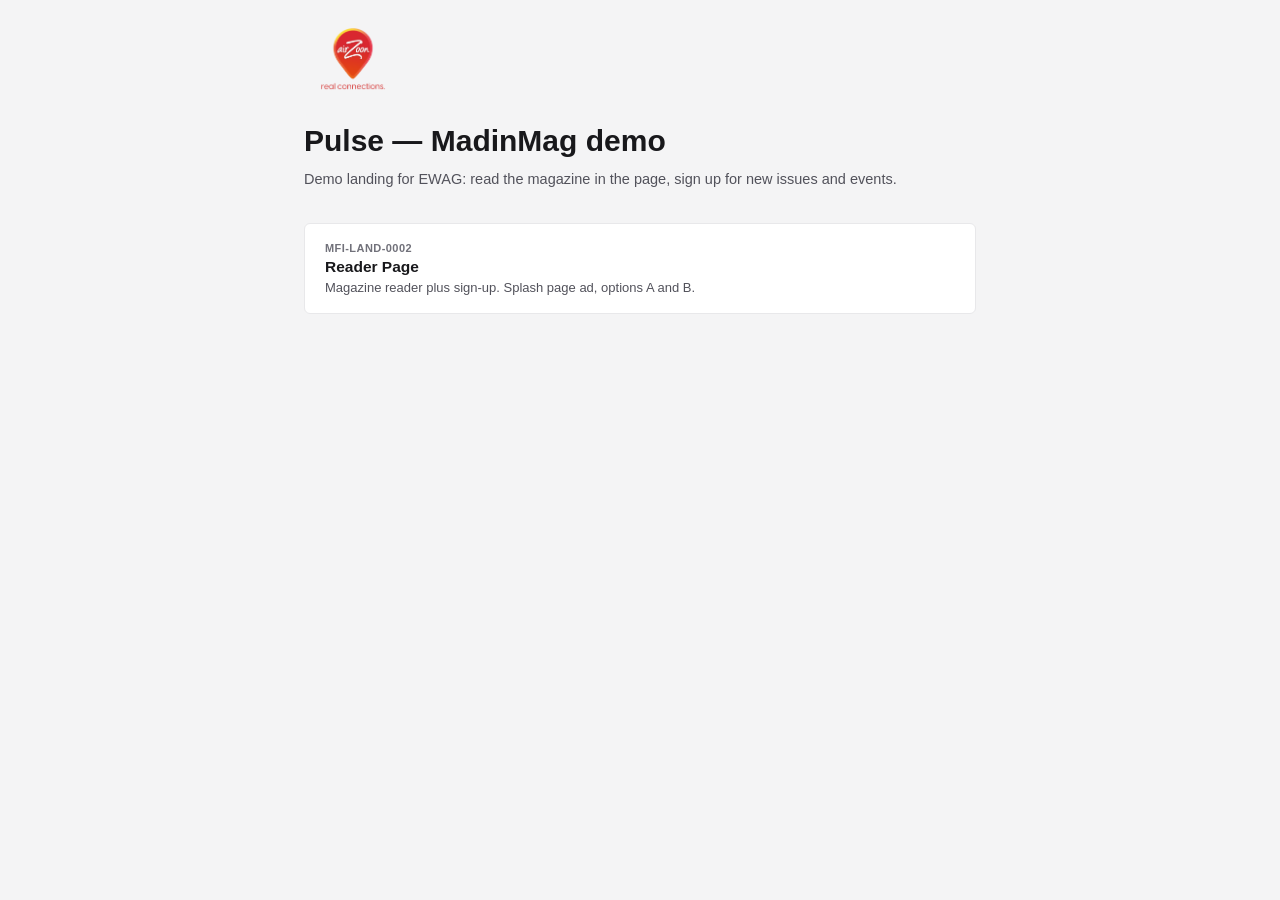
<file: index.html>
<!DOCTYPE html>
<html lang="en">
<head>
<meta charset="UTF-8">
<meta http-equiv="Content-Security-Policy" content="default-src 'self'; script-src 'self'; style-src 'self' 'unsafe-inline' https://fonts.googleapis.com; font-src https://fonts.gstatic.com; img-src 'self' data:; frame-src https://calameo.com https://*.calameo.com; connect-src 'none'; object-src 'none'; base-uri 'none'; form-action 'none'">
<meta name="referrer" content="strict-origin-when-cross-origin">
<meta name="viewport" content="width=device-width, initial-scale=1.0">
<meta name="robots" content="noindex, nofollow">
<link rel="icon" type="image/png" href="pulse-reader-pages/assets/airzoon-pin-mark.png">
<title>airZoon Pulse — MadinMag demo</title>
<style>
  :root{
    --color-primary: #E0401C;
    --surface-0: #F4F4F5; --surface-2: #FFFFFF; --border: #E8E8EA;
    --text-primary: #18181B; --text-secondary: #52525B; --text-muted: #71717A;
  }
  *{ box-sizing: border-box; }
  body{
    margin:0; background: var(--surface-0); color: var(--text-primary);
    font-family: -apple-system, BlinkMacSystemFont, "Segoe UI", Roboto, Helvetica, Arial, sans-serif;
  }
  .page-header{ display:flex; align-items:center; padding: 28px 40px 0; max-width: 720px; margin:0 auto; }
  .brand-logo{ height:64px; width:auto; display:block; }
  main{ max-width: 720px; margin: 0 auto; padding: 32px 24px 96px; }
  h1{ font-size: clamp(24px, 3vw, 30px); font-weight:700; margin:0 0 10px; }
  main > p{ font-size:14.5px; color: var(--text-secondary); line-height:1.6; margin:0 0 32px; }
  .list{ display:flex; flex-direction:column; gap:12px; }
  .item{
    display:flex; flex-direction:column; gap:4px;
    background: var(--surface-2); border:1px solid var(--border); border-radius:6px;
    padding: 18px 20px; text-decoration:none;
  }
  .item:hover{ border-color: var(--color-primary); }
  .item h2{ font-size:15.5px; font-weight:600; margin:0; color: var(--text-primary); }
  .item p{ font-size:13px; color: var(--text-secondary); margin:0; }
  .tag{ font-size:11px; font-weight:600; text-transform:uppercase; letter-spacing:.04em; color: var(--text-muted); }
</style>
</head>
<body>
  <header class="page-header">
    <img class="brand-logo" src="pulse-reader-pages/assets/airzoon-logo.png" alt="airZoon">
  </header>
  <main>
    <h1>Pulse — MadinMag demo</h1>
    <p>Demo landing for EWAG: read the magazine in the page, sign up for new issues and events.</p>

    <div class="list">
      <a class="item" href="pulse-reader-pages/index.html">
        <span class="tag">MFI-LAND-0002</span>
        <h2>Reader Page</h2>
        <p>Magazine reader plus sign-up. Splash page ad, options A and B.</p>
      </a>
    </div>
  </main>
</body>
</html>
</file>
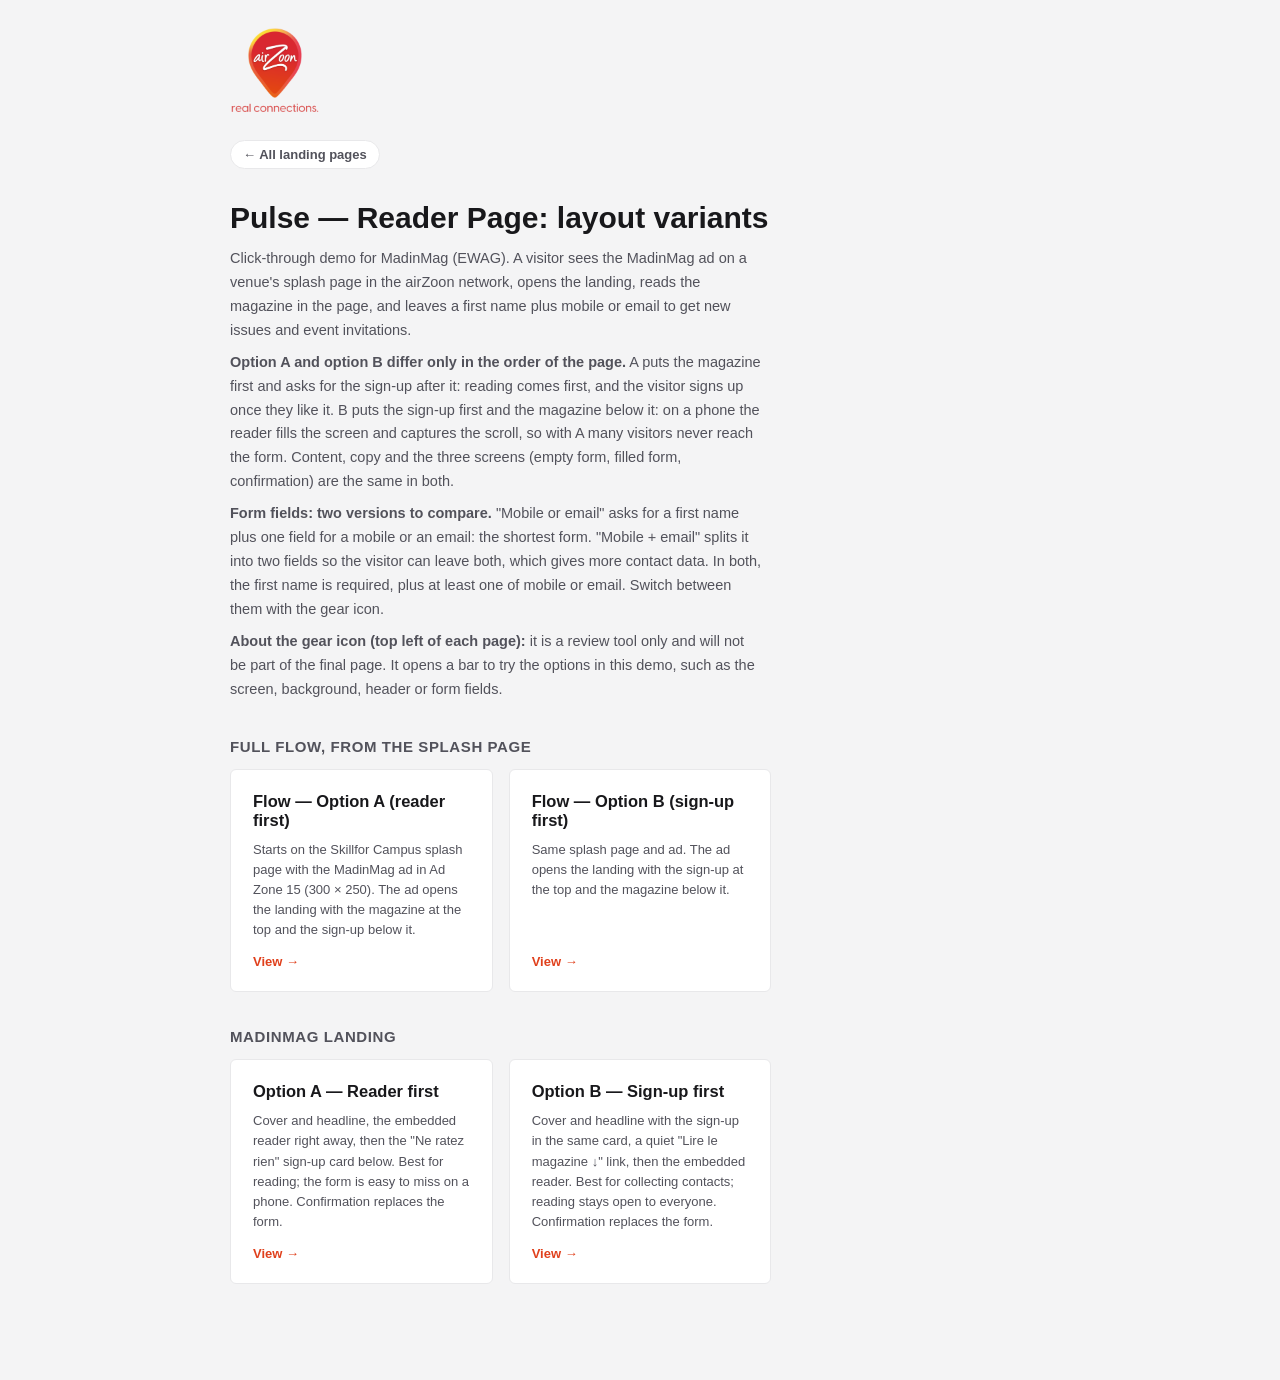
<file: pulse-reader-pages/index.html>
<!DOCTYPE html>
<html lang="en">
<head>
<meta charset="UTF-8">
<meta http-equiv="Content-Security-Policy" content="default-src 'self'; script-src 'self'; style-src 'self' 'unsafe-inline' https://fonts.googleapis.com; font-src https://fonts.gstatic.com; img-src 'self' data:; frame-src https://calameo.com https://*.calameo.com; connect-src 'none'; object-src 'none'; base-uri 'none'; form-action 'none'">
<meta name="referrer" content="strict-origin-when-cross-origin">
<meta name="robots" content="noindex, nofollow">
<meta http-equiv="refresh" content="0; url=variants/index.html">
<title>airZoon Pulse — Reader Page</title>
</head>
<body>
<p><a href="variants/index.html">View variants</a></p>
</body>
</html>
</file>
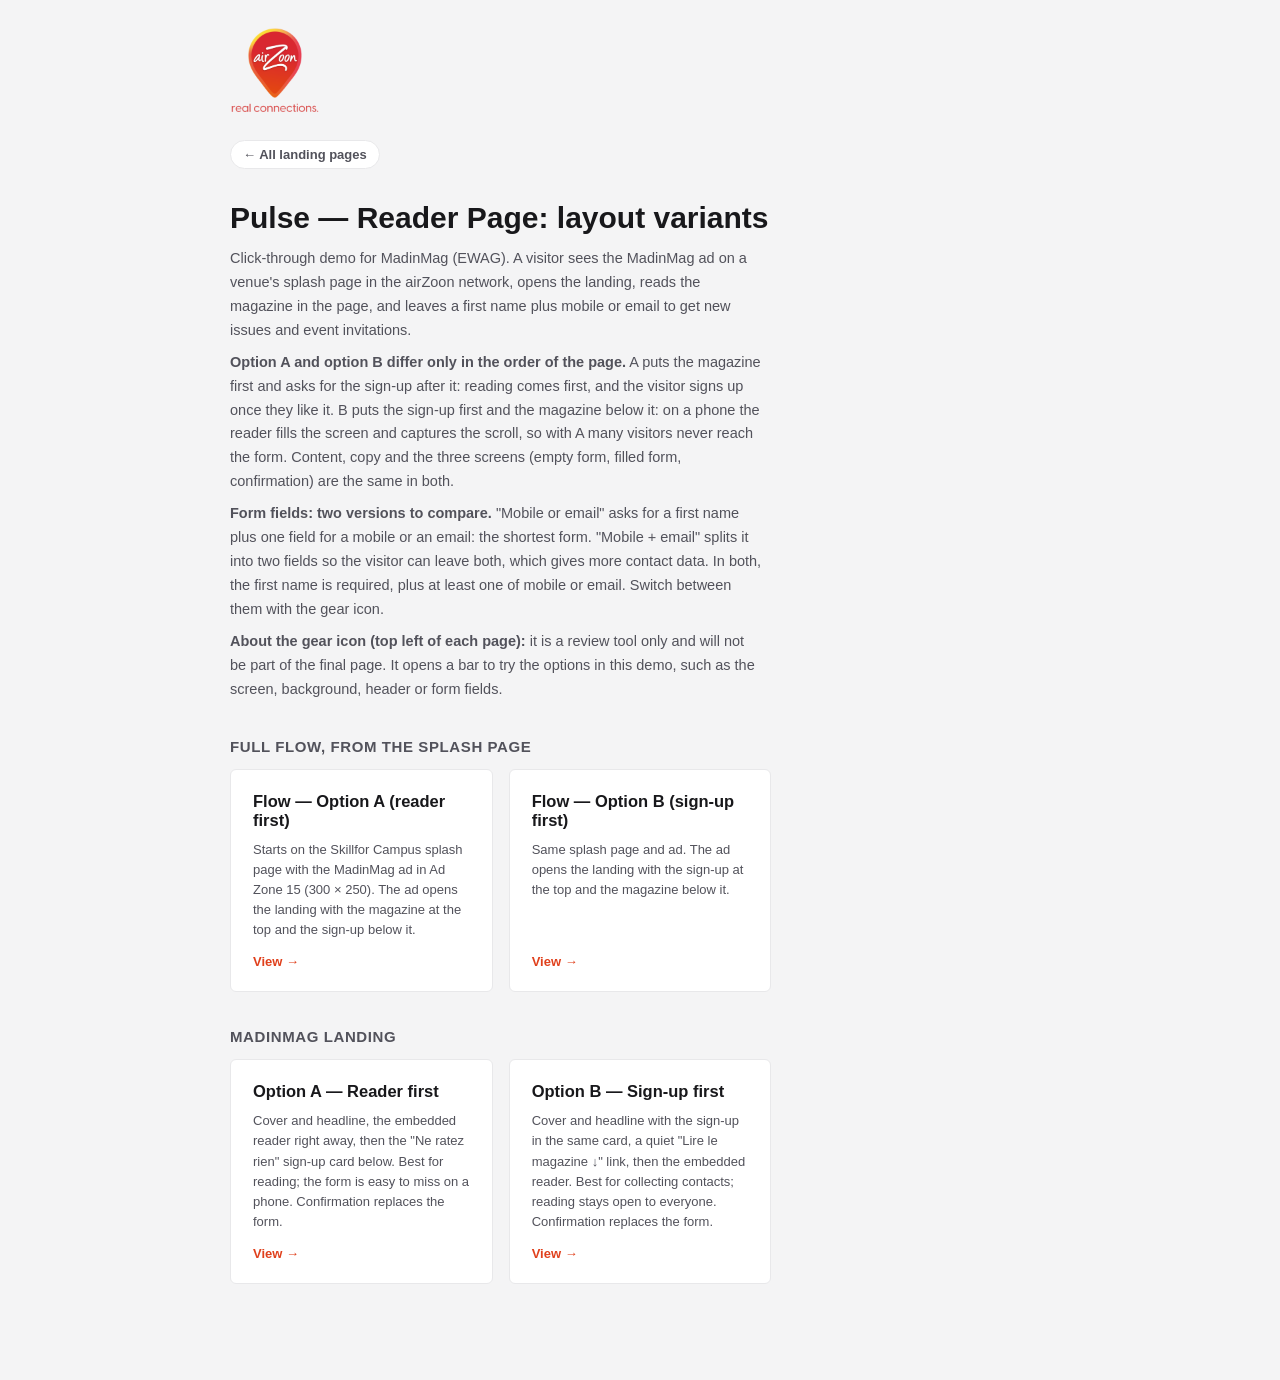
<file: pulse-reader-pages/variants/index.html>
<!DOCTYPE html>
<html lang="en">
<head>
<meta charset="UTF-8">
<meta http-equiv="Content-Security-Policy" content="default-src 'self'; script-src 'self'; style-src 'self' 'unsafe-inline' https://fonts.googleapis.com; font-src https://fonts.gstatic.com; img-src 'self' data:; frame-src https://calameo.com https://*.calameo.com; connect-src 'none'; object-src 'none'; base-uri 'none'; form-action 'none'">
<meta name="referrer" content="strict-origin-when-cross-origin">
<meta name="viewport" content="width=device-width, initial-scale=1.0">
<meta name="robots" content="noindex, nofollow">
<link rel="icon" type="image/png" href="../assets/airzoon-pin-mark.png">
<title>airZoon Pulse — Reader Page · variants</title>
<style>
  :root{
    --color-primary: #E0401C;
    --surface-0: #F4F4F5; --surface-2: #FFFFFF; --border: #E8E8EA;
    --text-primary: #18181B; --text-secondary: #52525B; --text-muted: #71717A;
  }
  *{ box-sizing: border-box; }
  body{
    margin:0; background: var(--surface-0); color: var(--text-primary);
    font-family: -apple-system, BlinkMacSystemFont, "Segoe UI", Roboto, Helvetica, Arial, sans-serif;
    -webkit-font-smoothing: antialiased;
  }
  .page-header{ display:flex; flex-direction:column; align-items:flex-start; gap:24px; padding: 28px 40px 0; max-width: 900px; margin:0 auto; }
  .back-link{
    display:inline-flex; align-items:center; gap:6px; width:fit-content;
    font-size:13px; font-weight:600; color: var(--text-secondary);
    text-decoration:none; padding:6px 12px; border-radius:999px;
    border:1px solid var(--border); background: var(--surface-2);
  }
  .back-link:hover{ border-color: var(--color-primary); color: var(--color-primary); }
  .brand-logo{ height:88px; width:auto; display:block; }
  main{ max-width: 900px; margin: 0 auto; padding: 32px 40px 96px; }
  h1{ font-size: clamp(24px, 3vw, 30px); font-weight:700; margin:0 0 12px; }
  .intro p{ font-size:14.5px; color: var(--text-secondary); line-height:1.65; max-width:66ch; margin:0 0 8px; }
  .brand-section{ margin-top: 36px; }
  .brand-section h2{ font-size:15px; font-weight:700; text-transform:uppercase; letter-spacing:.04em; color: var(--text-secondary); margin:0 0 14px; }
  .card-grid{ display:grid; grid-template-columns: repeat(3, 1fr); gap:16px; }
  .variant-card{
    display:flex; flex-direction:column; gap:10px;
    background: var(--surface-2); border:1px solid var(--border); border-radius:6px; padding: 22px; text-decoration:none;
  }
  .variant-card:hover{ border-color: var(--color-primary); }
  .variant-card h3{ font-size:16.5px; font-weight:600; color: var(--text-primary); margin:0; }
  .variant-card p{ font-size:13px; color: var(--text-secondary); line-height:1.55; margin:0; }
  .variant-card .go{ font-size:13px; font-weight:600; color: var(--color-primary); margin-top:auto; padding-top:4px; }
  @media (max-width: 780px){
    .card-grid{ grid-template-columns: 1fr; }
  }
  @media (max-width: 640px){
    .page-header{ padding: 24px 24px 0; }
    main{ padding: 24px 24px 72px; }
  }
</style>
</head>
<body>

  <header class="page-header">
    <img class="brand-logo" src="../assets/airzoon-logo.png" alt="airZoon">
    <a class="back-link" href="../../index.html">← All landing pages</a>
  </header>

  <main>
    <div class="intro">
      <h1>Pulse — Reader Page: layout variants</h1>
      <p>Click-through demo for MadinMag (EWAG). A visitor sees the MadinMag ad on a venue's splash page in the airZoon network, opens the landing, reads the magazine in the page, and leaves a first name plus mobile or email to get new issues and event invitations.</p>
      <p><strong>Option A and option B differ only in the order of the page.</strong> A puts the magazine first and asks for the sign-up after it: reading comes first, and the visitor signs up once they like it. B puts the sign-up first and the magazine below it: on a phone the reader fills the screen and captures the scroll, so with A many visitors never reach the form. Content, copy and the three screens (empty form, filled form, confirmation) are the same in both.</p>
      <p><strong>Form fields: two versions to compare.</strong> "Mobile or email" asks for a first name plus one field for a mobile or an email: the shortest form. "Mobile + email" splits it into two fields so the visitor can leave both, which gives more contact data. In both, the first name is required, plus at least one of mobile or email. Switch between them with the gear icon.</p>
      <p><strong>About the gear icon (top left of each page):</strong> it is a review tool only and will not be part of the final page. It opens a bar to try the options in this demo, such as the screen, background, header or form fields.</p>
    </div>

    <div class="brand-section">
      <h2>Full flow, from the splash page</h2>
      <div class="card-grid">
        <a class="variant-card" href="entree-skillfor.html?next=a">
          <h3>Flow — Option A (reader first)</h3>
          <p>Starts on the Skillfor Campus splash page with the MadinMag ad in Ad Zone 15 (300 × 250). The ad opens the landing with the magazine at the top and the sign-up below it.</p>
          <span class="go">View →</span>
        </a>
        <a class="variant-card" href="entree-skillfor.html?next=b">
          <h3>Flow — Option B (sign-up first)</h3>
          <p>Same splash page and ad. The ad opens the landing with the sign-up at the top and the magazine below it.</p>
          <span class="go">View →</span>
        </a>
      </div>
    </div>

    <div class="brand-section">
      <h2>MadinMag landing</h2>
      <div class="card-grid">
        <a class="variant-card" href="variant-madinmag-lecteur.html">
          <h3>Option A — Reader first</h3>
          <p>Cover and headline, the embedded reader right away, then the "Ne ratez rien" sign-up card below. Best for reading; the form is easy to miss on a phone. Confirmation replaces the form.</p>
          <span class="go">View →</span>
        </a>
        <a class="variant-card" href="variant-madinmag-inscription.html">
          <h3>Option B — Sign-up first</h3>
          <p>Cover and headline with the sign-up in the same card, a quiet "Lire le magazine ↓" link, then the embedded reader. Best for collecting contacts; reading stays open to everyone. Confirmation replaces the form.</p>
          <span class="go">View →</span>
        </a>
      </div>
    </div>
  </main>

</body>
</html>
</file>
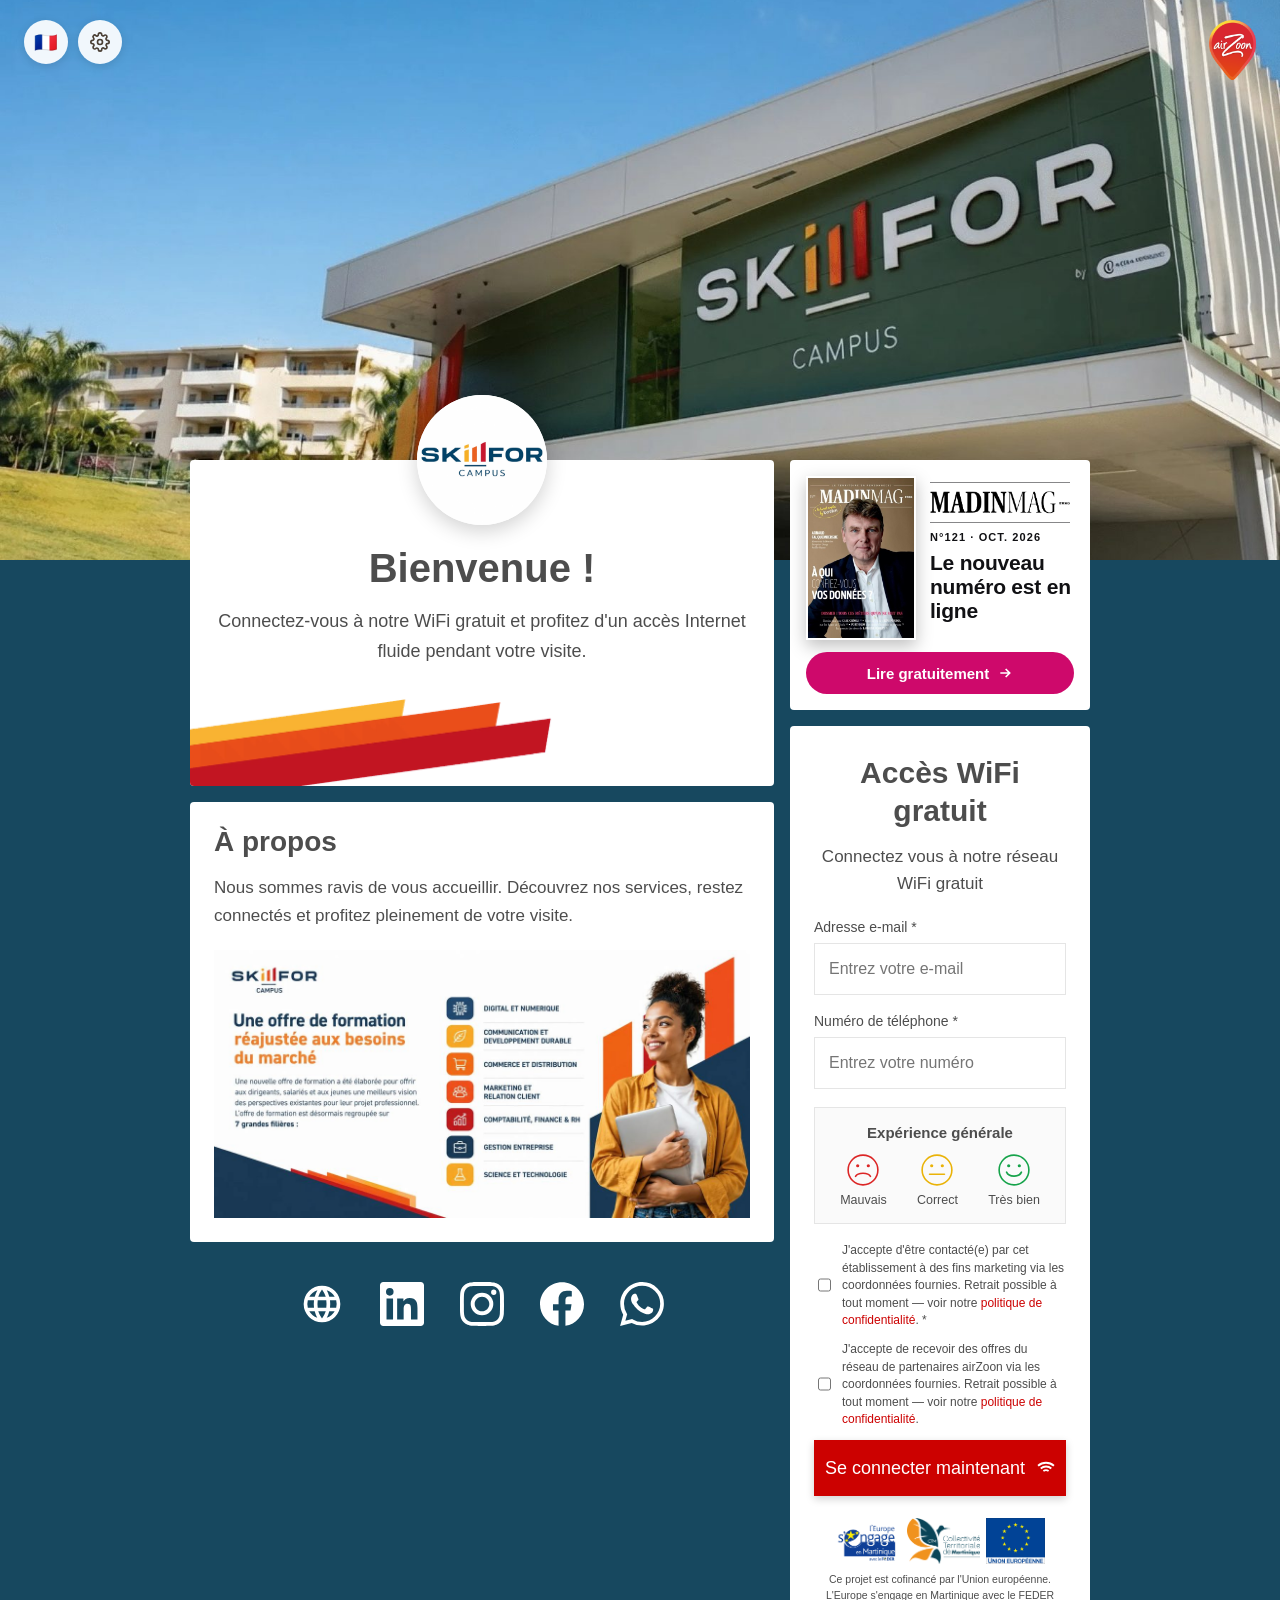
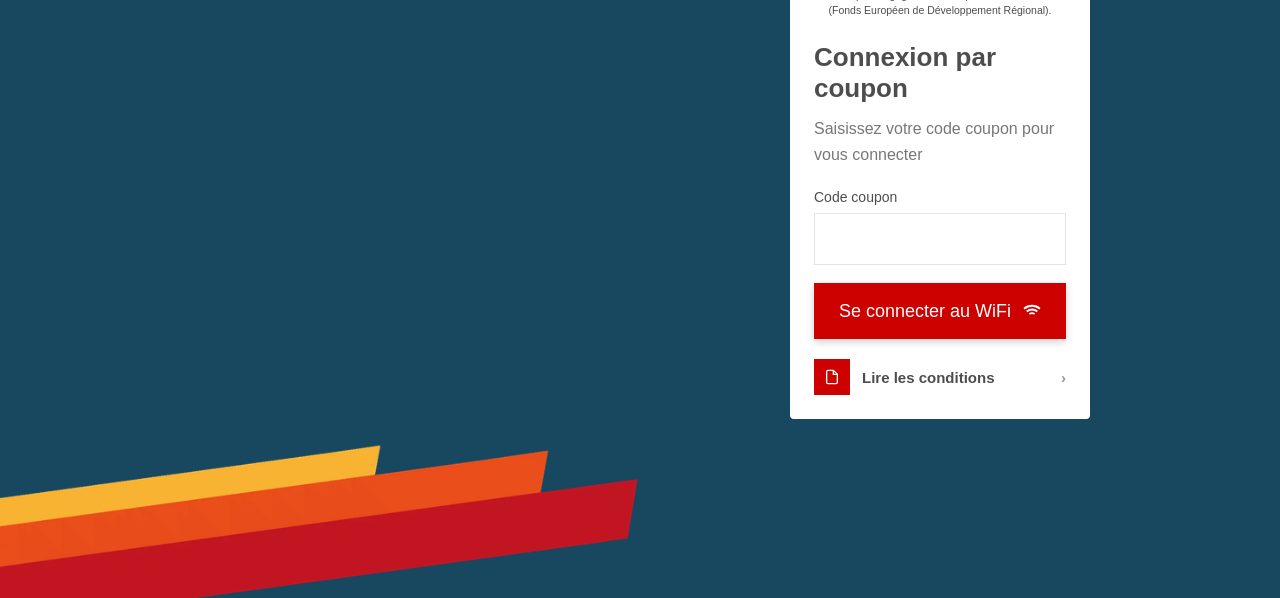
<file: pulse-reader-pages/variants/entree-skillfor.html>
<!DOCTYPE html>
<html lang="fr">
<head>
<meta charset="UTF-8">
<meta http-equiv="Content-Security-Policy" content="default-src 'self'; script-src 'self'; style-src 'self' 'unsafe-inline' https://fonts.googleapis.com; font-src https://fonts.gstatic.com; img-src 'self' data:; frame-src https://calameo.com https://*.calameo.com; connect-src 'none'; object-src 'none'; base-uri 'none'; form-action 'none'">
<meta name="referrer" content="strict-origin-when-cross-origin">
<meta name="viewport" content="width=device-width, initial-scale=1.0">
<meta name="robots" content="noindex, nofollow">
<title>airZoon - Splash Page · Skillfor Campus (Écran 0, ad MadinMag)</title>
<link rel="icon" type="image/png" href="../assets/airzoon-pin-mark.png">
<link rel="stylesheet" href="../shared/tokens.css?v=5">
<link rel="stylesheet" href="../shared/pulse-components.css?v=12">
<style>
  /* ---- Screen 0: Skillfor Campus splash page, as it is live today ----
     Rebuilt from the live venue splash page (French).
     The only new element is the MadinMag ad in Ad Zone 15 (300 × 250):
     top of the right column on desktop, right before the connection form
     on phones (same order as the live splash pages). Skillfor's own copy
     is kept word for word; the "no wifi" rule applies to the MadinMag
     landing, not to the venue's splash page. */
  :root{
    --text-color: #4D4D4D;
    --primary-color: #CC0100;
    --headline-color: #4D4D4D;
    --headline-font-family: Arial, Helvetica, sans-serif;
    --card-background-color: #FFFFFF;
    --block-border-radius: 4px;
    --element-border-radius: 0px;
    --block-padding: 24px;
    --font-body: Arial, Helvetica, sans-serif;

    --sf-bg: #17485F;
    --ad-bg: #FFFFFF;
    --ad-text: #111114;
    --logo-filter: brightness(0);
    --sf-hero-h: 560px;
    --sf-badge-d: 130px;
  }
  body{ background: var(--sf-bg); }

  .az-hero-photo{
    height: var(--sf-hero-h);
    background: url('../assets/skillfor-hero.jpg') center 40% / cover no-repeat;
  }
  .sf-lang{
    width:44px; height:44px; border-radius:50%; border:none; padding:0;
    background: rgba(255,255,255,.92); box-shadow: 0 2px 10px rgba(0,0,0,.12);
    display:flex; align-items:center; justify-content:center; font-size:19px;
  }
  .az-logo-mark{ height:60px; width:auto; }

  .sf-grid{
    max-width: 940px; margin: -100px auto 0; position:relative; z-index:2;
    display:grid; grid-template-columns: minmax(0, 1fr) 300px; gap:16px;
    padding: 0 20px 0; align-items:start;
  }
  .sf-col{ display:flex; flex-direction:column; gap:16px; min-width:0; }

  .sf-card{
    background:#fff; border-radius: var(--block-border-radius);
    padding: var(--block-padding); color: var(--text-color);
  }
  .sf-welcome{ position:relative; text-align:center; padding-top: 86px; padding-bottom: calc(15% + 32px); overflow:visible; }
  .sf-welcome .az-logo-wrap{ top: calc(-1 * var(--sf-badge-d) / 2); }
  .sf-badge{
    width: var(--sf-badge-d); height: var(--sf-badge-d); border-radius:50%;
    background:#fff; box-shadow: 0 6px 20px rgba(0,0,0,.18); overflow:hidden;
  }
  .sf-badge img{ width:100%; height:100%; object-fit:cover; }
  .sf-welcome h1{ font-size:40px; font-weight:700; margin: 0 0 16px; color:#4D4D4D; }
  .sf-welcome p{ font-size:18px; line-height:1.65; margin:0; }
  .sf-stripes{ position:absolute; left:0; bottom:0; width:62%; border-bottom-left-radius: var(--block-border-radius); }

  .sf-about h2{ font-size:28px; font-weight:700; margin: 0 0 16px; color:#4D4D4D; }
  .sf-about p{ font-size:17px; line-height:1.65; margin: 0 0 20px; }
  .sf-about img{ width:100%; height:auto; }

  .sf-social{ display:flex; justify-content:center; flex-wrap:wrap; gap:16px; padding: 14px 0; color:#fff; }
  .sf-social svg{ width:44px; height:44px; padding:10px; box-sizing:content-box; }

  /* ---- Ad Zone 15 (300 × 250): the MadinMag ad ---- */
  .ad-zone{
    width:300px; height:250px; margin: 0 auto; display:flex; flex-direction:column;
    background: var(--ad-bg); color: var(--ad-text); text-decoration:none; overflow:hidden;
    border-radius: var(--block-border-radius);
    font-family: 'Red Hat Display', -apple-system, BlinkMacSystemFont, sans-serif;
  }
  .ad-zone-body{ display:flex; gap:14px; padding:16px 16px 0; flex:1; }
  .ad-zone-cover{ width:110px; flex-shrink:0; aspect-ratio: 404 / 572; border:2px solid #fff; box-shadow: 0 6px 16px rgba(0,0,0,.25); }
  .ad-zone-cover img{ width:100%; height:100%; object-fit:cover; }
  .ad-zone-copy{ display:flex; flex-direction:column; gap:8px; padding-top:6px; }
  .ad-zone-wordmark{ display:flex; flex-direction:column; gap:6px; width:140px; }
  .ad-zone-wordmark .rd-logo{ width:140px; }
  .ad-zone-wordmark{ gap:8px; }
  .ad-zone-wordmark .rd-wordmark-rule{ opacity:.5; }
  .ad-zone-issue{ font-size:11px; font-weight:700; letter-spacing:.1em; text-transform:uppercase; }
  .ad-zone-headline{ font-family: 'Red Hat Display', -apple-system, sans-serif; font-size:21px; font-weight:800; line-height:1.15; letter-spacing:-0.01em; margin:0; color: var(--ad-text); }
  .ad-zone-cta{
    margin: 12px 16px 16px; min-height:42px; display:flex; align-items:center; justify-content:center; gap:8px;
    background:#CE096B; color:#FFFFFF; border-radius:999px; font-size:15px; font-weight:700;
  }
  .ad-zone-cta svg{ width:16px; height:16px; }
  /* Same background themes as the landing (preview toggle). */
  .splash-page-container[data-theme-bg="white"]{ --ad-bg: #FFFFFF; --ad-text: #111114; --logo-filter: brightness(0); }
  .splash-page-container[data-theme-bg="pink"]{ --ad-bg: #FBE8FC; --ad-text: #111114; --logo-filter: brightness(0); }
  .splash-page-container[data-theme-bg="black"]{ --ad-bg: #141416; --ad-text: #FFFFFF; --logo-filter: none; }
  /* The splash page keeps its own background whatever the ad theme. */
  .splash-page-container, .splash-page-container[data-theme-bg]{ background: var(--sf-bg); }
  .ad-zone:focus-visible{ outline: 3px solid #fff; outline-offset: 3px; }

  /* ---- Connection form (as live, inactive in the demo) ---- */
  .sf-connect h2{ font-size:30px; font-weight:700; text-align:center; margin: 4px 0 14px; color:#4D4D4D; line-height:1.25; }
  .sf-connect .sf-sub{ font-size:17px; line-height:1.6; text-align:center; margin: 0 0 22px; }
  .sf-field{ display:flex; flex-direction:column; gap:8px; margin-bottom:18px; }
  .sf-field label{ font-size:14px; }
  .sf-field input{ height:52px; border:1px solid #E5E5E5; padding: 0 14px; font: inherit; font-size:16px; background:#fff; }
  .sf-rating{ border:1px solid #E5E5E5; background:#FAFAFA; padding:16px 10px; text-align:center; margin-bottom:18px; }
  .sf-rating p{ font-weight:700; font-size:15px; margin:0 0 12px; }
  .sf-rating-row{ display:flex; justify-content:space-around; font-size:12.5px; }
  .sf-rating-row span{ display:flex; flex-direction:column; align-items:center; gap:6px; }
  .sf-face{ width:34px; height:34px; }
  .sf-consent{ display:flex; gap:8px; font-size:12px; line-height:1.45; margin-bottom:12px; }
  .sf-consent input{ margin-top:2px; }
  .sf-consent a{ color: var(--primary-color); }
  .sf-btn{
    display:flex; align-items:center; justify-content:center; gap:12px; width:100%; min-height:56px;
    background: var(--primary-color); color:#fff; border:none; font: inherit; font-size:18px;
    box-shadow: 0 3px 8px rgba(0,0,0,.18); margin-top:8px;
  }
  .sf-btn svg{ width:18px; height:18px; }
  .sf-funding{ display:flex; align-items:center; justify-content:center; gap:6px; margin: 22px 0 8px; }
  .sf-funding img{ height:46px; width:auto; }
  .sf-funding-text{ font-size:10.5px; line-height:1.45; text-align:center; margin: 0 0 24px; }
  .sf-coupon h3{ font-size:26px; font-weight:700; margin: 0 0 12px; color:#4D4D4D; }
  .sf-coupon p{ font-size:16px; line-height:1.6; color:#777; margin:0 0 22px; }
  .sf-terms{ display:flex; align-items:center; gap:12px; margin-top:20px; font-weight:700; font-size:15px; color:#4D4D4D; }
  .sf-terms-icon{ width:36px; height:36px; background: var(--primary-color); color:#fff; display:flex; align-items:center; justify-content:center; }
  .sf-terms-icon svg{ width:16px; height:16px; }
  .sf-terms .chev{ margin-left:auto; color:#999; }
  .sf-inert{ pointer-events:none; }

  .sf-bottom-stripes{ display:block; width:min(52%, 640px); height:auto; margin-top:24px; }

  @media (max-width: 820px){
    :root{ --sf-hero-h: 300px; --sf-badge-d: 112px; }
    .sf-grid{ grid-template-columns: 1fr; margin-top:-60px; padding: 0 16px; }
    .sf-welcome h1{ font-size:34px; }
    .sf-welcome p{ font-size:16px; }
    .sf-social{ gap:10px; }
    .sf-social svg{ width:38px; height:38px; padding:6px; }
  }
</style>
<link href="https://fonts.googleapis.com/css2?family=Red+Hat+Display:wght@500;700;800&display=swap" rel="stylesheet">
</head>
<body>

<div class="preview-bar is-hidden">
  <strong>Preview controls</strong> <button type="button" id="preview-bar-hide">Hide</button><span>— not part of the design, review only</span>
  <a class="button-link" href="index.html">All variants</a>
  <div class="spacer"></div>
  <div class="group" role="group" aria-label="Variant">
    <select id="variant-nav" aria-label="Switch variant">
      <optgroup label="MadinMag">
        <option value="entree-skillfor.html?preview=1" selected>Screen 0 · Skillfor splash with ad</option>
        <option value="variant-madinmag-lecteur.html?preview=1">Option A · Reader first</option>
        <option value="variant-madinmag-inscription.html?preview=1">Option B · Sign-up first</option>
      </optgroup>
    </select>
  </div>
  <div class="group" role="group" aria-label="Ad opens">
    <span class="group-label">Ad opens:</span>
    <button data-ad-target="a" aria-pressed="true">Option A</button>
    <button data-ad-target="b" aria-pressed="false">Option B</button>
  </div>
  <div class="group" role="group" aria-label="Ad background">
    <span class="group-label">Ad background:</span>
    <button data-theme-bg="white" aria-pressed="true">White</button>
    <button data-theme-bg="pink" aria-pressed="false">EWAG pink</button>
    <button data-theme-bg="black" aria-pressed="false">Black</button>
  </div>
</div>

<div class="splash-page-container" data-ad-target="a" data-theme-bg="white">

  <div class="az-cell--controls">
    <div class="az-controls-left">
      <span class="sf-lang" aria-label="Français">🇫🇷</span>
      <button type="button" id="preview-bar-show" class="preview-bar-reveal" aria-label="Show preview controls">
        <svg viewBox="0 0 24 24" fill="none" stroke="currentColor" stroke-width="2" aria-hidden="true"><circle cx="12" cy="12" r="3"/><path d="M19.4 15a1.65 1.65 0 0 0 .33 1.82l.06.06a2 2 0 1 1-2.83 2.83l-.06-.06a1.65 1.65 0 0 0-1.82-.33 1.65 1.65 0 0 0-1 1.51V21a2 2 0 0 1-4 0v-.09A1.65 1.65 0 0 0 9 19.4a1.65 1.65 0 0 0-1.82.33l-.06.06a2 2 0 1 1-2.83-2.83l.06-.06a1.65 1.65 0 0 0 .33-1.82 1.65 1.65 0 0 0-1.51-1H3a2 2 0 0 1 0-4h.09A1.65 1.65 0 0 0 4.6 9a1.65 1.65 0 0 0-.33-1.82l-.06-.06a2 2 0 1 1 2.83-2.83l.06.06a1.65 1.65 0 0 0 1.82.33H9a1.65 1.65 0 0 0 1-1.51V3a2 2 0 0 1 4 0v.09a1.65 1.65 0 0 0 1 1.51 1.65 1.65 0 0 0 1.82-.33l.06-.06a2 2 0 1 1 2.83 2.83l-.06.06a1.65 1.65 0 0 0-.33 1.82V9a1.65 1.65 0 0 0 1.51 1H21a2 2 0 0 1 0 4h-.09a1.65 1.65 0 0 0-1.51 1z"/></svg>
      </button>
    </div>
    <img class="az-logo-mark" src="../assets/airzoon-pin-mark.png" alt="airZoon">
  </div>

  <div class="az-hero-photo" role="img" aria-label="Skillfor Campus"></div>

  <div class="sf-grid">

    <div class="sf-col">
      <div class="sf-card sf-welcome">
        <div class="az-logo-wrap">
          <div class="sf-badge"><img src="../assets/skillfor-logo.png" alt="Skillfor Campus"></div>
        </div>
        <h1>Bienvenue !</h1>
        <p>Connectez-vous à notre WiFi gratuit et profitez d'un accès Internet fluide pendant votre visite.</p>
        <img class="sf-stripes" src="../assets/skillfor-footer.png" alt="">
      </div>

      <div class="sf-card sf-about">
        <h2>À propos</h2>
        <p>Nous sommes ravis de vous accueillir. Découvrez nos services, restez connectés et profitez pleinement de votre visite.</p>
        <img src="../assets/skillfor-about-1.jpg" alt="Skillfor : une offre de formation réajustée aux besoins du marché">
      </div>

      <div class="sf-social" aria-hidden="true">
        <svg viewBox="0 0 24 24" fill="currentColor"><path d="M12 2a10 10 0 100 20 10 10 0 000-20zm6.93 6h-2.95a15.65 15.65 0 00-1.38-3.56A8.03 8.03 0 0118.92 8zM12 4.04A13.7 13.7 0 0114.05 8h-4.1A13.7 13.7 0 0112 4.04zM4.26 14a8.06 8.06 0 010-4h3.38a16.6 16.6 0 000 4H4.26zm.82 2h2.95a15.65 15.65 0 001.38 3.56A8.03 8.03 0 015.08 16zm2.95-8H5.08a8.03 8.03 0 014.43-3.56A15.65 15.65 0 008.03 8zM12 19.96A13.7 13.7 0 019.95 16h4.1A13.7 13.7 0 0112 19.96zM14.34 14H9.66a14.93 14.93 0 010-4h4.68a14.93 14.93 0 010 4zm.26 5.56A15.65 15.65 0 0015.97 16h2.95a8.03 8.03 0 01-4.32 3.56zM16.36 14a16.6 16.6 0 000-4h3.38a8.06 8.06 0 010 4h-3.38z"/></svg>
        <svg viewBox="0 0 24 24" fill="currentColor"><path d="M20.447 20.452h-3.554v-5.569c0-1.328-.027-3.037-1.852-3.037-1.853 0-2.136 1.445-2.136 2.939v5.667H9.351V9h3.414v1.561h.046c.477-.9 1.637-1.85 3.37-1.85 3.601 0 4.267 2.37 4.267 5.455v6.286zM5.337 7.433a2.062 2.062 0 01-2.063-2.065 2.064 2.064 0 112.063 2.065zm1.782 13.019H3.555V9h3.564v11.452zM22.225 0H1.771C.792 0 0 .774 0 1.729v20.542C0 23.227.792 24 1.771 24h20.451C23.2 24 24 23.227 24 22.271V1.729C24 .774 23.2 0 22.222 0h.003z"/></svg>
        <svg viewBox="0 0 24 24" fill="currentColor"><path d="M12 0C8.74 0 8.333.015 7.053.072 5.775.132 4.905.333 4.14.63c-.789.306-1.459.717-2.126 1.384S.935 3.35.63 4.14C.333 4.905.131 5.775.072 7.053.012 8.333 0 8.74 0 12s.015 3.667.072 4.947c.06 1.277.261 2.148.558 2.913.306.788.717 1.459 1.384 2.126.667.666 1.336 1.079 2.126 1.384.766.296 1.636.499 2.913.558C8.333 23.988 8.74 24 12 24s3.667-.015 4.947-.072c1.277-.06 2.148-.262 2.913-.558.788-.306 1.459-.718 2.126-1.384.666-.667 1.079-1.335 1.384-2.126.296-.765.499-1.636.558-2.913.06-1.28.072-1.687.072-4.947s-.015-3.667-.072-4.947c-.06-1.277-.262-2.149-.558-2.913-.306-.789-.718-1.459-1.384-2.126C21.319 1.347 20.651.935 19.86.63c-.765-.297-1.636-.499-2.913-.558C15.667.012 15.26 0 12 0zm0 2.16c3.203 0 3.585.016 4.85.071 1.17.055 1.805.249 2.227.415.562.217.96.477 1.382.896.419.42.679.819.896 1.381.164.422.36 1.057.413 2.227.057 1.266.07 1.646.07 4.85s-.015 3.585-.074 4.85c-.061 1.17-.256 1.805-.421 2.227-.224.562-.479.96-.899 1.382-.419.419-.824.679-1.38.896-.42.164-1.065.36-2.235.413-1.274.057-1.649.07-4.859.07-3.211 0-3.586-.015-4.859-.074-1.171-.061-1.816-.256-2.236-.421-.569-.224-.96-.479-1.379-.899-.421-.419-.69-.824-.9-1.38-.165-.42-.359-1.065-.42-2.235-.045-1.26-.061-1.649-.061-4.844 0-3.196.016-3.586.061-4.861.061-1.17.255-1.814.42-2.234.21-.57.479-.96.9-1.381.419-.419.81-.689 1.379-.898.42-.166 1.051-.361 2.221-.421 1.275-.045 1.65-.06 4.859-.06l.045.03zm0 3.678a6.162 6.162 0 100 12.324 6.162 6.162 0 100-12.324zM12 16c-2.21 0-4-1.79-4-4s1.79-4 4-4 4 1.79 4 4-1.79 4-4 4zm7.846-10.405a1.441 1.441 0 11-2.882 0 1.441 1.441 0 012.882 0z"/></svg>
        <svg viewBox="0 0 24 24" fill="currentColor"><path d="M24 12.073c0-6.627-5.373-12-12-12s-12 5.373-12 12c0 5.99 4.388 10.954 10.125 11.854v-8.385H7.078v-3.47h3.047V9.43c0-3.007 1.792-4.669 4.533-4.669 1.312 0 2.686.235 2.686.235v2.953H15.83c-1.491 0-1.956.925-1.956 1.874v2.25h3.328l-.532 3.47h-2.796v8.385C19.612 23.027 24 18.062 24 12.073z"/></svg>
        <svg viewBox="0 0 24 24" fill="currentColor"><path d="M17.472 14.382c-.297-.149-1.758-.867-2.03-.967-.273-.099-.471-.148-.67.15-.197.297-.767.966-.94 1.164-.173.199-.347.223-.644.075-.297-.15-1.255-.463-2.39-1.475-.883-.788-1.48-1.761-1.653-2.059-.173-.297-.018-.458.13-.606.134-.133.298-.347.446-.52.149-.174.198-.298.298-.497.099-.198.05-.371-.025-.52-.075-.149-.669-1.612-.916-2.207-.242-.579-.487-.5-.669-.51-.173-.008-.371-.01-.57-.01-.198 0-.52.074-.792.372-.272.297-1.04 1.016-1.04 2.479 0 1.462 1.065 2.875 1.213 3.074.149.198 2.096 3.2 5.077 4.487.709.306 1.262.489 1.694.625.712.227 1.36.195 1.871.118.571-.085 1.758-.719 2.006-1.413.248-.694.248-1.289.173-1.413-.074-.124-.272-.198-.57-.347m-5.421 7.403h-.004a9.87 9.87 0 01-5.031-1.378l-.361-.214-3.741.982.998-3.648-.235-.374a9.86 9.86 0 01-1.51-5.26c.001-5.45 4.436-9.884 9.888-9.884 2.64 0 5.122 1.03 6.988 2.898a9.825 9.825 0 012.893 6.994c-.003 5.45-4.437 9.884-9.885 9.884m8.413-18.297A11.815 11.815 0 0012.05 0C5.495 0 .16 5.335.157 11.892c0 2.096.547 4.142 1.588 5.945L.057 24l6.305-1.654a11.882 11.882 0 005.683 1.448h.005c6.554 0 11.89-5.335 11.893-11.893a11.821 11.821 0 00-3.48-8.413z"/></svg>
      </div>
    </div>

    <div class="sf-col">
      <!-- Ad Zone 15 (300 × 250): the only new element on this screen -->
      <a class="ad-zone" href="variant-madinmag-lecteur.html" data-ad-link data-href-a="variant-madinmag-lecteur.html" data-href-b="variant-madinmag-inscription.html">
        <div class="ad-zone-body">
          <div class="ad-zone-cover"><img src="../assets/madinmag-121-cover.jpg" alt=""></div>
          <div class="ad-zone-copy">
            <span class="ad-zone-wordmark">
              <span class="rd-wordmark-rule"></span>
              <img class="rd-logo" src="../assets/madinmag-logo-ewag-white.png" alt="MadinMag by EWAG" width="925" height="149">
              <span class="rd-wordmark-rule"></span>
            </span>
            <span class="ad-zone-issue">N°121 · Oct. 2026</span>
            <p class="ad-zone-headline">Le nouveau numéro est en ligne</p>
          </div>
        </div>
        <span class="ad-zone-cta">Lire gratuitement
          <svg viewBox="0 0 24 24" fill="none" stroke="currentColor" stroke-width="2.5" aria-hidden="true"><path d="M5 12h14M13 6l6 6-6 6"/></svg>
        </span>
      </a>

      <div class="sf-card sf-connect sf-inert" aria-hidden="true">
        <h2>Accès WiFi gratuit</h2>
        <p class="sf-sub">Connectez vous à notre réseau WiFi gratuit</p>
        <div class="sf-field"><label>Adresse e-mail *</label><input type="email" placeholder="Entrez votre e-mail" tabindex="-1"></div>
        <div class="sf-field"><label>Numéro de téléphone *</label><input type="tel" placeholder="Entrez votre numéro" tabindex="-1"></div>
        <div class="sf-rating">
          <p>Expérience générale</p>
          <div class="sf-rating-row">
            <span><svg class="sf-face" viewBox="0 0 64 64" fill="none" aria-hidden="true"><circle cx="32" cy="32" r="28" stroke="#DC2626" stroke-width="3"/><circle cx="22" cy="24" r="3" fill="#DC2626"/><circle cx="42" cy="24" r="3" fill="#DC2626"/><path d="M18 44C22 36 42 36 46 44" stroke="#DC2626" stroke-width="3" stroke-linecap="round"/></svg>Mauvais</span>
            <span><svg class="sf-face" viewBox="0 0 64 64" fill="none" aria-hidden="true"><circle cx="32" cy="32" r="28" stroke="#EAB308" stroke-width="3"/><circle cx="22" cy="24" r="3" fill="#EAB308"/><circle cx="42" cy="24" r="3" fill="#EAB308"/><path d="M18 40H46" stroke="#EAB308" stroke-width="3" stroke-linecap="round"/></svg>Correct</span>
            <span><svg class="sf-face" viewBox="0 0 64 64" fill="none" aria-hidden="true"><circle cx="32" cy="32" r="28" stroke="#16A34A" stroke-width="3"/><circle cx="22" cy="24" r="3" fill="#16A34A"/><circle cx="42" cy="24" r="3" fill="#16A34A"/><path d="M18 36C22 46 42 46 46 36" stroke="#16A34A" stroke-width="3" stroke-linecap="round"/></svg>Très bien</span>
          </div>
        </div>
        <label class="sf-consent"><input type="checkbox" tabindex="-1"><span>J'accepte d'être contacté(e) par cet établissement à des fins marketing via les coordonnées fournies. Retrait possible à tout moment — voir notre <a>politique de confidentialité</a>. *</span></label>
        <label class="sf-consent"><input type="checkbox" tabindex="-1"><span>J'accepte de recevoir des offres du réseau de partenaires airZoon via les coordonnées fournies. Retrait possible à tout moment — voir notre <a>politique de confidentialité</a>.</span></label>
        <span class="sf-btn">Se connecter maintenant
          <svg viewBox="0 0 24 24" fill="none" stroke="currentColor" stroke-width="2.5"><path d="M5 12.55a11 11 0 0 1 14.08 0M1.42 9a16 16 0 0 1 21.16 0M8.53 16.11a6 6 0 0 1 6.95 0M12 20h.01"/></svg>
        </span>
        <div class="sf-funding">
          <img src="../assets/feder-europe.png" alt="">
          <img src="../assets/ctm-martinique.png" alt="">
          <img src="../assets/union-europeenne.png" alt="">
        </div>
        <p class="sf-funding-text">Ce projet est cofinancé par l'Union européenne. L'Europe s'engage en Martinique avec le FEDER (Fonds Européen de Développement Régional).</p>
        <div class="sf-coupon">
          <h3>Connexion par coupon</h3>
          <p>Saisissez votre code coupon pour vous connecter</p>
          <div class="sf-field"><label>Code coupon</label><input type="text" tabindex="-1"></div>
          <span class="sf-btn">Se connecter au WiFi
            <svg viewBox="0 0 24 24" fill="none" stroke="currentColor" stroke-width="2.5"><path d="M5 12.55a11 11 0 0 1 14.08 0M1.42 9a16 16 0 0 1 21.16 0M8.53 16.11a6 6 0 0 1 6.95 0M12 20h.01"/></svg>
          </span>
          <div class="sf-terms">
            <span class="sf-terms-icon"><svg viewBox="0 0 24 24" fill="none" stroke="currentColor" stroke-width="2"><path d="M14 2H6a2 2 0 0 0-2 2v16a2 2 0 0 0 2 2h12a2 2 0 0 0 2-2V8z"/><path d="M14 2v6h6"/></svg></span>
            Lire les conditions <span class="chev">›</span>
          </div>
        </div>
      </div>
    </div>

  </div>

  <img class="sf-bottom-stripes" src="../assets/skillfor-footer.png" alt="">

</div>

<script src="../shared/preview-bar.js?v=6"></script>
</body>
</html>
</file>
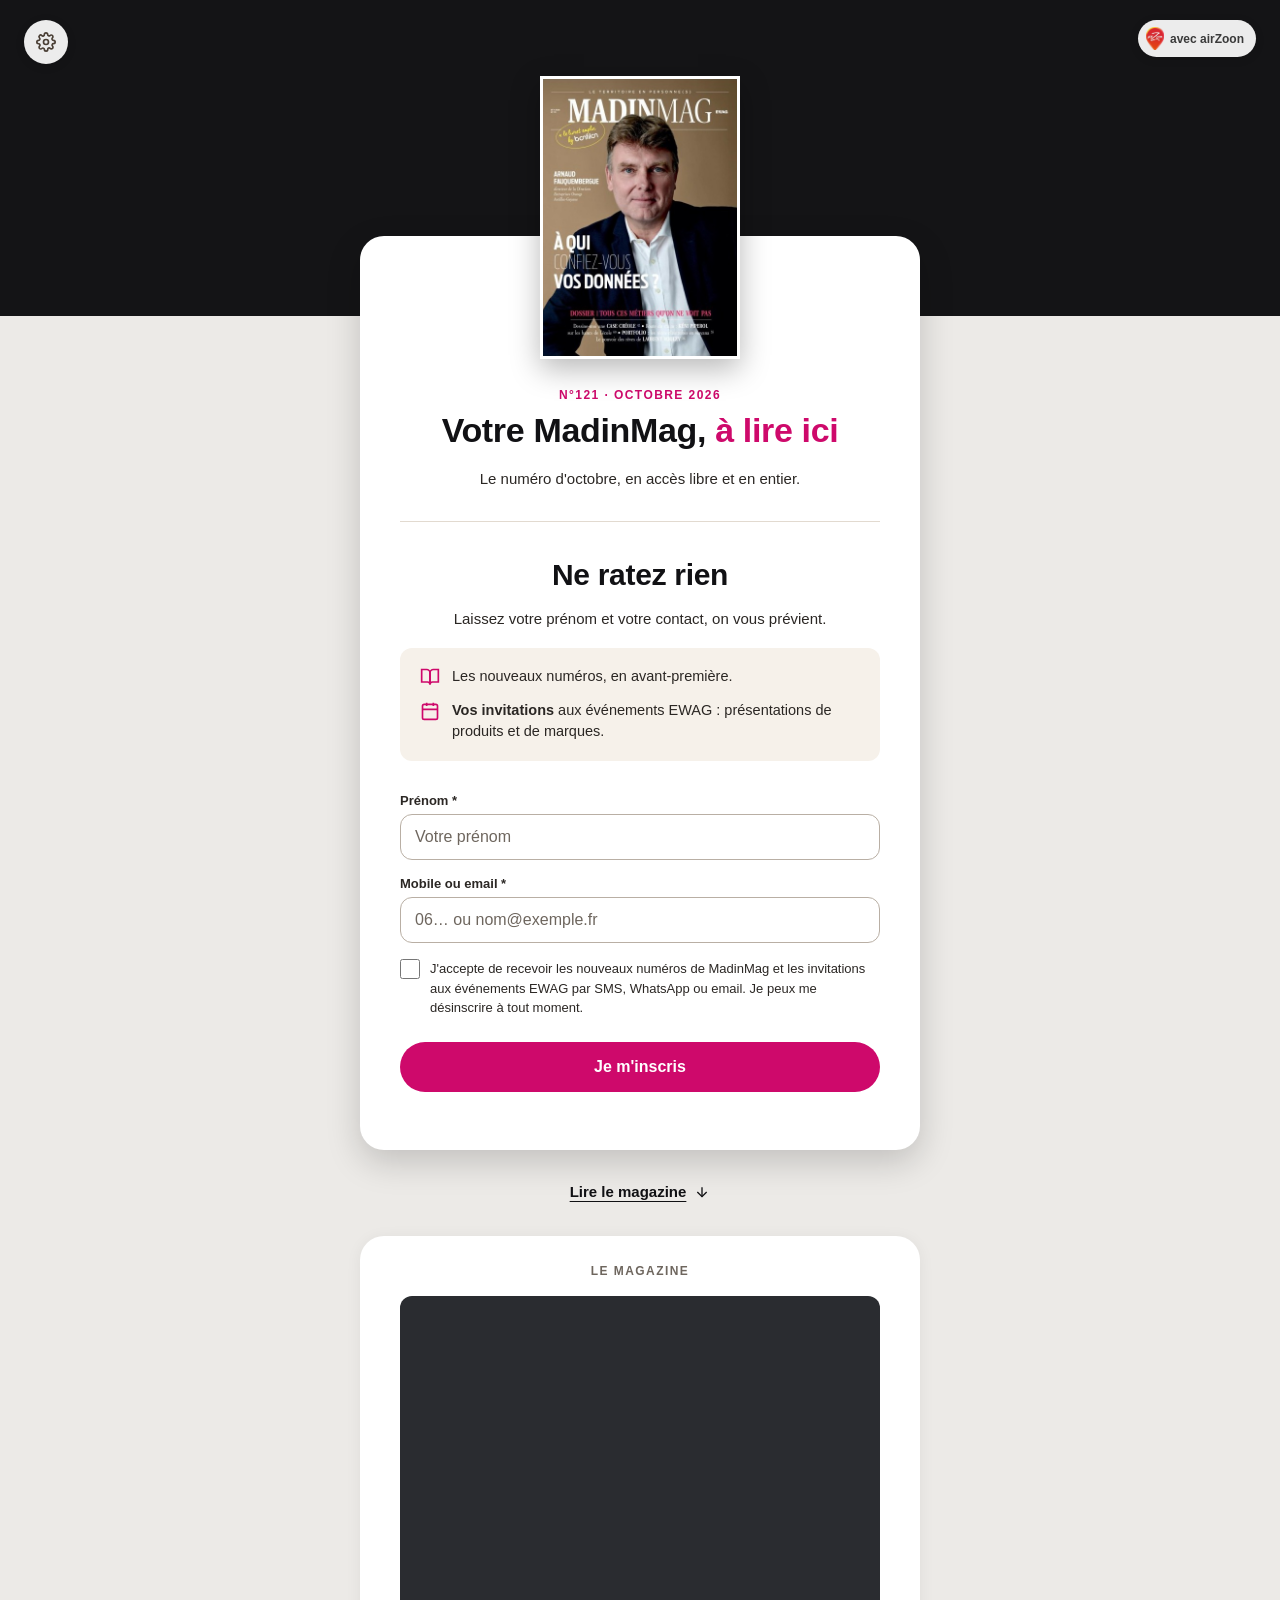
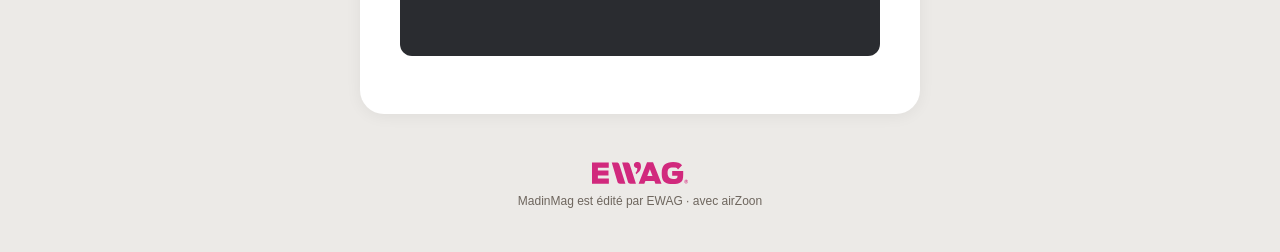
<file: pulse-reader-pages/variants/variant-madinmag-inscription.html>
<!DOCTYPE html>
<html lang="fr">
<head>
<meta charset="UTF-8">
<meta http-equiv="Content-Security-Policy" content="default-src 'self'; script-src 'self'; style-src 'self' 'unsafe-inline' https://fonts.googleapis.com; font-src https://fonts.gstatic.com; img-src 'self' data:; frame-src https://calameo.com https://*.calameo.com; connect-src 'none'; object-src 'none'; base-uri 'none'; form-action 'none'">
<meta name="referrer" content="strict-origin-when-cross-origin">
<meta name="viewport" content="width=device-width, initial-scale=1.0">
<meta name="robots" content="noindex, nofollow">
<title>airZoon - Reader Page · MadinMag (Inscription d'abord)</title>
<link rel="icon" type="image/png" href="../assets/airzoon-pin-mark.png">
<link rel="preconnect" href="https://fonts.googleapis.com">
<link rel="preconnect" href="https://fonts.gstatic.com" crossorigin>
<link href="https://fonts.googleapis.com/css2?family=Red+Hat+Display:wght@400;500;700;800&display=swap" rel="stylesheet">
<link rel="stylesheet" href="../shared/tokens.css?v=5">
<link rel="stylesheet" href="../shared/pulse-components.css?v=12">
<style>
  /* ---- Reader Page — MadinMag (option B: sign-up first, reader below) ----
     Brand block only. Fixed EWAG colours (ewag.fr), not the
     cover's, so the page works with every monthly issue. */
  :root{
    --text-color: #2B2724;
    --primary-color: #CE096B;
    --headline-color: #111114;
    --headline-font-family: 'Red Hat Display', -apple-system, BlinkMacSystemFont, sans-serif;
    --font-body: 'Red Hat Display', -apple-system, BlinkMacSystemFont, sans-serif;
    --card-background-color: #FFFFFF;
    --block-border-radius: 24px;
    --element-border-radius: 12px;
    --block-padding: 40px;

    /* EWAG buttons: magenta pill, as on ewag.fr */
    --cta-button-bg: #CE096B;
    --cta-button-radius: 999px;
    --cta-button-font-weight: 700;

    --page-bg: #FFFFFF;
    --surface-muted: #F6F1EA;
    --border: #E2DAD0;
    --border-strong: #B9AFA4;
    --text-muted: #6E665E;

    --masthead-bg: #141416;
    --masthead-text: #FFFFFF;
    --masthead-pad-top: 72px;
    --logo-w: 280px;

    --hero-h: 380px;
    --badge-w: 150px;
    --badge-rise: 116px;
    --card-overlap: 80px;
    --card-pad-top: 124px;
  }

  @media (max-width: 820px){
    :root{
      --hero-h: 290px;
      --logo-w: 230px;
      --badge-w: 112px;
      --badge-rise: 80px;
      --card-overlap: 40px;
      --card-pad-top: 104px;
      --block-padding: 26px;
    }
    .offer-title{ font-size:30px; }
    .signup-title{ font-size:27px; }
    .offer-desc, .signup-lead, .confirm-desc{ padding: 0 8px; }
  }

  @media (max-height: 700px){
    :root{
      --hero-h: 220px;
      --masthead-pad-top: 66px;
      --logo-w: 180px;
      --badge-w: 80px;
      --badge-rise: 56px;
      --card-overlap: 32px;
      --card-pad-top: 76px;
    }
    .offer-title{ font-size:26px; margin-bottom:12px; }
    .offer-desc{ font-size:14px; margin-bottom:20px; }
  }
</style>
</head>
<body>

<div class="preview-bar is-hidden">
  <strong>Preview controls</strong> <button type="button" id="preview-bar-hide">Hide</button><span>— not part of the design, review only</span>
  <a class="button-link" href="index.html">All variants</a>
  <div class="spacer"></div>
  <div class="group" role="group" aria-label="Variant">
    <select id="variant-nav" aria-label="Switch variant">
      <optgroup label="MadinMag">
        <option value="entree-skillfor.html?next=b&amp;preview=1">Screen 0 · Skillfor splash with ad</option>
        <option value="variant-madinmag-lecteur.html?preview=1">Option A · Reader first</option>
        <option value="variant-madinmag-inscription.html?preview=1" selected>Option B · Sign-up first</option>
      </optgroup>
    </select>
  </div>
  <div class="group" role="group" aria-label="Screen">
    <span class="group-label">Screen:</span>
    <button data-flow-state="empty" aria-pressed="true">1 · Empty form</button>
    <button data-flow-state="filled" aria-pressed="false">2 · Filled form</button>
    <button data-flow-state="confirmed" aria-pressed="false">3 · Confirmed</button>
  </div>
  <div class="group" role="group" aria-label="Background">
    <span class="group-label">Background:</span>
    <button data-theme-bg="black" aria-pressed="true">Black</button>
    <button data-theme-bg="white" aria-pressed="false">White</button>
    <button data-theme-bg="pink" aria-pressed="false">EWAG pink</button>
    <button data-theme-bg="ewag" aria-pressed="false">Gradient page</button>
  </div>
  <div class="group" role="group" aria-label="Header">
    <span class="group-label">Header:</span>
    <button data-header="cover" aria-pressed="true">Cover only</button>
    <button data-header="logo" aria-pressed="false">Logo only</button>
    <button data-header="both" aria-pressed="false">Logo + cover</button>
  </div>
  <div class="group" role="group" aria-label="Form fields">
    <span class="group-label">Form fields:</span>
    <button data-fields="two" aria-pressed="true">Mobile or email</button>
    <button data-fields="three" aria-pressed="false">Mobile + email</button>
  </div>
</div>

<div class="splash-page-container" data-flow-state="empty" data-theme-bg="black" data-header="cover" data-fields="two">

  <div class="az-cell--controls">
    <div class="az-controls-left">
      <button type="button" id="preview-bar-show" class="preview-bar-reveal" aria-label="Show preview controls">
        <svg viewBox="0 0 24 24" fill="none" stroke="currentColor" stroke-width="2" aria-hidden="true"><circle cx="12" cy="12" r="3"/><path d="M19.4 15a1.65 1.65 0 0 0 .33 1.82l.06.06a2 2 0 1 1-2.83 2.83l-.06-.06a1.65 1.65 0 0 0-1.82-.33 1.65 1.65 0 0 0-1 1.51V21a2 2 0 0 1-4 0v-.09A1.65 1.65 0 0 0 9 19.4a1.65 1.65 0 0 0-1.82.33l-.06.06a2 2 0 1 1-2.83-2.83l.06-.06a1.65 1.65 0 0 0 .33-1.82 1.65 1.65 0 0 0-1.51-1H3a2 2 0 0 1 0-4h.09A1.65 1.65 0 0 0 4.6 9a1.65 1.65 0 0 0-.33-1.82l-.06-.06a2 2 0 1 1 2.83-2.83l.06.06a1.65 1.65 0 0 0 1.82.33H9a1.65 1.65 0 0 0 1-1.51V3a2 2 0 0 1 4 0v.09a1.65 1.65 0 0 0 1 1.51 1.65 1.65 0 0 0 1.82-.33l.06-.06a2 2 0 1 1 2.83 2.83l-.06.06a1.65 1.65 0 0 0-.33 1.82V9a1.65 1.65 0 0 0 1.51 1H21a2 2 0 0 1 0 4h-.09a1.65 1.65 0 0 0-1.51 1z"/></svg>
      </button>
    </div>
    <span class="az-mark"><img src="../assets/airzoon-pin-mark.png" alt="">avec airZoon</span>
  </div>

  <header class="az-hero-photo rd-masthead">
    <div class="rd-wordmark">
      <span class="rd-wordmark-rule"></span>
      <img class="rd-logo" src="../assets/madinmag-logo-ewag-white.png" alt="MadinMag by EWAG" width="925" height="149">
      <span class="rd-wordmark-rule"></span>
    </div>
  </header>

  <main class="rd-stack">

    <!-- Card 1: the issue and the sign-up, then confirmation in the same place -->
    <div class="az-cell rd-card-primary" id="inscription" data-demo-anchor>
      <div class="az-card">
        <div class="az-logo-wrap">
          <div class="rd-cover-badge">
            <img src="../assets/madinmag-121-cover.jpg" alt="Couverture de MadinMag n°121, octobre 2026">
          </div>
        </div>

        <p class="offer-eyebrow">N°121 · Octobre 2026</p>
        <h1 class="offer-title">Votre MadinMag, <span class="accent nowrap">à lire ici</span></h1>
        <p class="offer-desc">Le numéro d'octobre, en accès libre et en entier.</p>
        <hr class="rd-divider">

        <div data-panel="form">
          <h2 class="signup-title">Ne ratez rien</h2>
          <p class="signup-lead">Laissez votre prénom et votre contact, on vous prévient.</p>
          <ul class="signup-benefits">
            <li>
              <svg viewBox="0 0 24 24" fill="none" stroke="currentColor" stroke-width="2" aria-hidden="true"><path d="M2 3h6a4 4 0 0 1 4 4v14a3 3 0 0 0-3-3H2z"/><path d="M22 3h-6a4 4 0 0 0-4 4v14a3 3 0 0 1 3-3h7z"/></svg>
              <span>Les nouveaux numéros, en avant-première.</span>
            </li>
            <li>
              <svg viewBox="0 0 24 24" fill="none" stroke="currentColor" stroke-width="2" aria-hidden="true"><rect x="3" y="4" width="18" height="18" rx="2"/><path d="M16 2v4M8 2v4M3 10h18"/></svg>
              <span><strong>Vos invitations</strong> aux événements EWAG : présentations de produits et de marques.</span>
            </li>
          </ul>

          <form class="signup-form" data-demo-form novalidate>
            <div class="signup-field">
              <label class="signup-field-label" for="rd-name">Prénom *</label>
              <input class="signup-field-input" type="text" id="rd-name" name="prenom" placeholder="Votre prénom" readonly data-demo-value="Léa">
            </div>
            <div class="signup-field" data-fields-only="two">
              <label class="signup-field-label" for="rd-contact">Mobile ou email *</label>
              <input class="signup-field-input" type="text" id="rd-contact" name="contact" placeholder="06… ou nom@exemple.fr" readonly data-demo-value="lea.martin@exemple.fr">
            </div>
            <div class="signup-pair" data-fields-only="three">
              <div class="signup-field">
                <label class="signup-field-label" for="rd-mobile">Mobile</label>
                <input class="signup-field-input" type="tel" id="rd-mobile" name="mobile" placeholder="06 00 00 00 00" readonly data-demo-value="06 12 34 56 78">
              </div>
              <div class="signup-field">
                <label class="signup-field-label" for="rd-email">Email</label>
                <input class="signup-field-input" type="email" id="rd-email" name="email" placeholder="nom@exemple.fr" readonly data-demo-value="lea.martin@exemple.fr">
              </div>
              <p class="signup-hint">Indiquez au moins l'un des deux.</p>
            </div>
            <label class="signup-checkbox">
              <input type="checkbox" name="accord" data-demo-check>
              <span>J'accepte de recevoir les nouveaux numéros de MadinMag et les invitations aux événements EWAG par SMS, WhatsApp ou email. Je peux me désinscrire à tout moment.</span>
            </label>
            <button type="submit" class="cta-button">Je m'inscris</button>
          </form>
        </div>

        <div data-panel="confirmed">
          <div class="confirm-icon">
            <svg viewBox="0 0 24 24" fill="none" stroke="currentColor" stroke-width="2.5" stroke-linecap="round" stroke-linejoin="round" aria-hidden="true"><path d="M5 12l5 5L20 7"/></svg>
          </div>
          <h2 class="confirm-title">C'est noté !</h2>
          <p class="confirm-desc">Vous recevrez le prochain numéro et nos invitations.</p>
          <a class="secondary-button" href="#lecteur">Lire le magazine</a>
        </div>

      </div>
    </div>

    <a class="rd-skip-link" href="#lecteur">
      Lire le magazine
      <svg viewBox="0 0 24 24" fill="none" stroke="currentColor" stroke-width="2" aria-hidden="true"><path d="M12 5v14"/><path d="m19 12-7 7-7-7"/></svg>
    </a>

    <!-- Card 2: the reader, open to everyone -->
    <div class="az-cell rd-cell--reader" id="lecteur">
      <div class="az-card">
        <p class="rd-reader-title">Le magazine</p>
        <section class="rd-reader" aria-label="Lecteur du magazine">
          <div class="rd-reader-frame">
            <iframe src="https://v.calameo.com/?bkcode=003024871046000e0bbae&amp;mode=viewer&amp;view=slide&amp;showsharemenu=false" title="MadinMag n°121, octobre 2026" loading="lazy" allowfullscreen allowtransparency="true" scrolling="no" referrerpolicy="strict-origin-when-cross-origin"></iframe>
          </div>
          <a class="secondary-button rd-reader-fullscreen" href="https://www.calameo.com/ewag-everyday-we-act-for-good/read/003024871046000e0bbae" target="_blank" rel="noopener">
            Lire en plein écran
            <svg viewBox="0 0 24 24" fill="none" stroke="currentColor" stroke-width="2" aria-hidden="true"><path d="M15 3h6v6"/><path d="M10 14 21 3"/><path d="M18 13v6a2 2 0 0 1-2 2H5a2 2 0 0 1-2-2V8a2 2 0 0 1 2-2h6"/></svg>
          </a>
        </section>
      </div>
    </div>

  </main>

  <footer class="az-powered-by rd-footer">
    <img src="../assets/ewag-logo.svg" alt="EWAG">
    <span>MadinMag est édité par EWAG · avec airZoon</span>
  </footer>

</div>

<script src="../shared/preview-bar.js?v=6"></script>
</body>
</html>
</file>
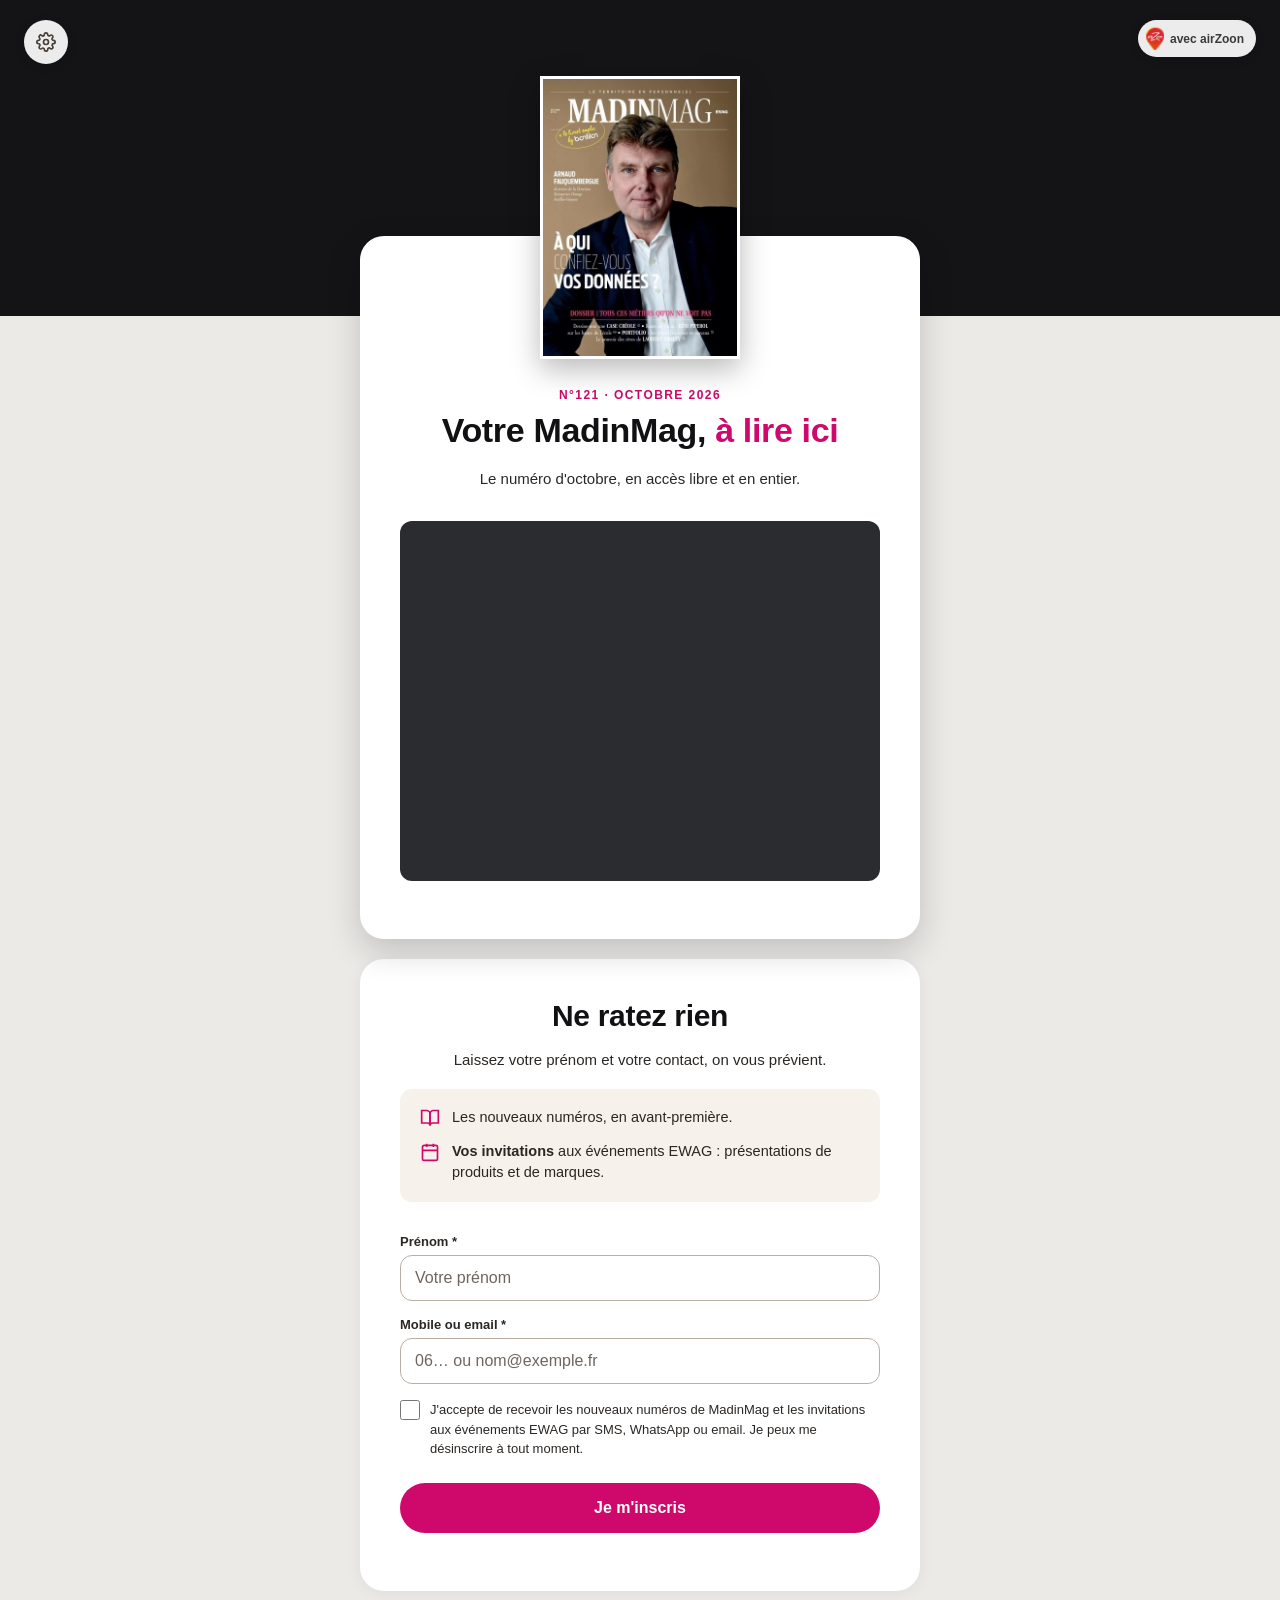
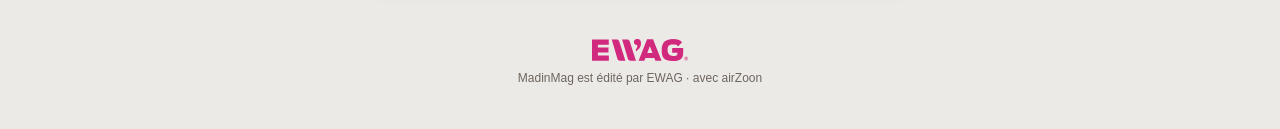
<file: pulse-reader-pages/variants/variant-madinmag-lecteur.html>
<!DOCTYPE html>
<html lang="fr">
<head>
<meta charset="UTF-8">
<meta http-equiv="Content-Security-Policy" content="default-src 'self'; script-src 'self'; style-src 'self' 'unsafe-inline' https://fonts.googleapis.com; font-src https://fonts.gstatic.com; img-src 'self' data:; frame-src https://calameo.com https://*.calameo.com; connect-src 'none'; object-src 'none'; base-uri 'none'; form-action 'none'">
<meta name="referrer" content="strict-origin-when-cross-origin">
<meta name="viewport" content="width=device-width, initial-scale=1.0">
<meta name="robots" content="noindex, nofollow">
<title>airZoon - Reader Page · MadinMag (Lecteur d'abord)</title>
<link rel="icon" type="image/png" href="../assets/airzoon-pin-mark.png">
<link rel="preconnect" href="https://fonts.googleapis.com">
<link rel="preconnect" href="https://fonts.gstatic.com" crossorigin>
<link href="https://fonts.googleapis.com/css2?family=Red+Hat+Display:wght@400;500;700;800&display=swap" rel="stylesheet">
<link rel="stylesheet" href="../shared/tokens.css?v=5">
<link rel="stylesheet" href="../shared/pulse-components.css?v=12">
<style>
  /* ---- Reader Page — MadinMag (option A: reader first, sign-up below) ----
     Brand block only. Fixed EWAG colours (ewag.fr), not the
     cover's, so the page works with every monthly issue. */
  :root{
    --text-color: #2B2724;
    --primary-color: #CE096B;
    --headline-color: #111114;
    --headline-font-family: 'Red Hat Display', -apple-system, BlinkMacSystemFont, sans-serif;
    --font-body: 'Red Hat Display', -apple-system, BlinkMacSystemFont, sans-serif;
    --card-background-color: #FFFFFF;
    --block-border-radius: 24px;
    --element-border-radius: 12px;
    --block-padding: 40px;

    /* EWAG buttons: magenta pill, as on ewag.fr */
    --cta-button-bg: #CE096B;
    --cta-button-radius: 999px;
    --cta-button-font-weight: 700;

    --page-bg: #FFFFFF;
    --surface-muted: #F6F1EA;
    --border: #E2DAD0;
    --border-strong: #B9AFA4;
    --text-muted: #6E665E;

    --masthead-bg: #141416;
    --masthead-text: #FFFFFF;
    --masthead-pad-top: 72px;
    --logo-w: 280px;

    --hero-h: 380px;
    --badge-w: 150px;
    --badge-rise: 116px;
    --card-overlap: 80px;
    --card-pad-top: 124px;
  }

  @media (max-width: 820px){
    :root{
      --hero-h: 290px;
      --logo-w: 230px;
      --badge-w: 112px;
      --badge-rise: 80px;
      --card-overlap: 40px;
      --card-pad-top: 104px;
      --block-padding: 26px;
    }
    .offer-title{ font-size:30px; }
    .signup-title{ font-size:27px; }
    .offer-desc, .signup-lead, .confirm-desc{ padding: 0 8px; }
  }

  @media (max-height: 700px){
    :root{
      --hero-h: 220px;
      --masthead-pad-top: 66px;
      --logo-w: 180px;
      --badge-w: 80px;
      --badge-rise: 56px;
      --card-overlap: 32px;
      --card-pad-top: 76px;
    }
    .offer-title{ font-size:26px; margin-bottom:12px; }
    .offer-desc{ font-size:14px; margin-bottom:20px; }
  }
</style>
</head>
<body>

<div class="preview-bar is-hidden">
  <strong>Preview controls</strong> <button type="button" id="preview-bar-hide">Hide</button><span>— not part of the design, review only</span>
  <a class="button-link" href="index.html">All variants</a>
  <div class="spacer"></div>
  <div class="group" role="group" aria-label="Variant">
    <select id="variant-nav" aria-label="Switch variant">
      <optgroup label="MadinMag">
        <option value="entree-skillfor.html?next=a&amp;preview=1">Screen 0 · Skillfor splash with ad</option>
        <option value="variant-madinmag-lecteur.html?preview=1" selected>Option A · Reader first</option>
        <option value="variant-madinmag-inscription.html?preview=1">Option B · Sign-up first</option>
      </optgroup>
    </select>
  </div>
  <div class="group" role="group" aria-label="Screen">
    <span class="group-label">Screen:</span>
    <button data-flow-state="empty" aria-pressed="true">1 · Empty form</button>
    <button data-flow-state="filled" aria-pressed="false">2 · Filled form</button>
    <button data-flow-state="confirmed" aria-pressed="false">3 · Confirmed</button>
  </div>
  <div class="group" role="group" aria-label="Background">
    <span class="group-label">Background:</span>
    <button data-theme-bg="black" aria-pressed="true">Black</button>
    <button data-theme-bg="white" aria-pressed="false">White</button>
    <button data-theme-bg="pink" aria-pressed="false">EWAG pink</button>
    <button data-theme-bg="ewag" aria-pressed="false">Gradient page</button>
  </div>
  <div class="group" role="group" aria-label="Header">
    <span class="group-label">Header:</span>
    <button data-header="cover" aria-pressed="true">Cover only</button>
    <button data-header="logo" aria-pressed="false">Logo only</button>
    <button data-header="both" aria-pressed="false">Logo + cover</button>
  </div>
  <div class="group" role="group" aria-label="Form fields">
    <span class="group-label">Form fields:</span>
    <button data-fields="two" aria-pressed="true">Mobile or email</button>
    <button data-fields="three" aria-pressed="false">Mobile + email</button>
  </div>
</div>

<div class="splash-page-container" data-flow-state="empty" data-theme-bg="black" data-header="cover" data-fields="two">

  <div class="az-cell--controls">
    <div class="az-controls-left">
      <button type="button" id="preview-bar-show" class="preview-bar-reveal" aria-label="Show preview controls">
        <svg viewBox="0 0 24 24" fill="none" stroke="currentColor" stroke-width="2" aria-hidden="true"><circle cx="12" cy="12" r="3"/><path d="M19.4 15a1.65 1.65 0 0 0 .33 1.82l.06.06a2 2 0 1 1-2.83 2.83l-.06-.06a1.65 1.65 0 0 0-1.82-.33 1.65 1.65 0 0 0-1 1.51V21a2 2 0 0 1-4 0v-.09A1.65 1.65 0 0 0 9 19.4a1.65 1.65 0 0 0-1.82.33l-.06.06a2 2 0 1 1-2.83-2.83l.06-.06a1.65 1.65 0 0 0 .33-1.82 1.65 1.65 0 0 0-1.51-1H3a2 2 0 0 1 0-4h.09A1.65 1.65 0 0 0 4.6 9a1.65 1.65 0 0 0-.33-1.82l-.06-.06a2 2 0 1 1 2.83-2.83l.06.06a1.65 1.65 0 0 0 1.82.33H9a1.65 1.65 0 0 0 1-1.51V3a2 2 0 0 1 4 0v.09a1.65 1.65 0 0 0 1 1.51 1.65 1.65 0 0 0 1.82-.33l.06-.06a2 2 0 1 1 2.83 2.83l-.06.06a1.65 1.65 0 0 0-.33 1.82V9a1.65 1.65 0 0 0 1.51 1H21a2 2 0 0 1 0 4h-.09a1.65 1.65 0 0 0-1.51 1z"/></svg>
      </button>
    </div>
    <span class="az-mark"><img src="../assets/airzoon-pin-mark.png" alt="">avec airZoon</span>
  </div>

  <header class="az-hero-photo rd-masthead">
    <div class="rd-wordmark">
      <span class="rd-wordmark-rule"></span>
      <img class="rd-logo" src="../assets/madinmag-logo-ewag-white.png" alt="MadinMag by EWAG" width="925" height="149">
      <span class="rd-wordmark-rule"></span>
    </div>
  </header>

  <main class="rd-stack">

    <!-- Card 1: the issue and the reader -->
    <div class="az-cell rd-card-primary">
      <div class="az-card">
        <div class="az-logo-wrap">
          <div class="rd-cover-badge">
            <img src="../assets/madinmag-121-cover.jpg" alt="Couverture de MadinMag n°121, octobre 2026">
          </div>
        </div>

        <p class="offer-eyebrow">N°121 · Octobre 2026</p>
        <h1 class="offer-title">Votre MadinMag, <span class="accent nowrap">à lire ici</span></h1>
        <p class="offer-desc">Le numéro d'octobre, en accès libre et en entier.</p>

        <section class="rd-reader" id="lecteur" aria-label="Lecteur du magazine">
          <div class="rd-reader-frame">
            <iframe src="https://v.calameo.com/?bkcode=003024871046000e0bbae&amp;mode=viewer&amp;view=slide&amp;showsharemenu=false" title="MadinMag n°121, octobre 2026" allowfullscreen allowtransparency="true" scrolling="no" referrerpolicy="strict-origin-when-cross-origin"></iframe>
          </div>
          <a class="secondary-button rd-reader-fullscreen" href="https://www.calameo.com/ewag-everyday-we-act-for-good/read/003024871046000e0bbae" target="_blank" rel="noopener">
            Lire en plein écran
            <svg viewBox="0 0 24 24" fill="none" stroke="currentColor" stroke-width="2" aria-hidden="true"><path d="M15 3h6v6"/><path d="M10 14 21 3"/><path d="M18 13v6a2 2 0 0 1-2 2H5a2 2 0 0 1-2-2V8a2 2 0 0 1 2-2h6"/></svg>
          </a>
        </section>
      </div>
    </div>

    <!-- Card 2: sign-up, then confirmation in the same place -->
    <div class="az-cell rd-cell--signup" id="inscription" data-demo-anchor>
      <div class="az-card">

        <div data-panel="form">
          <h2 class="signup-title">Ne ratez rien</h2>
          <p class="signup-lead">Laissez votre prénom et votre contact, on vous prévient.</p>
          <ul class="signup-benefits">
            <li>
              <svg viewBox="0 0 24 24" fill="none" stroke="currentColor" stroke-width="2" aria-hidden="true"><path d="M2 3h6a4 4 0 0 1 4 4v14a3 3 0 0 0-3-3H2z"/><path d="M22 3h-6a4 4 0 0 0-4 4v14a3 3 0 0 1 3-3h7z"/></svg>
              <span>Les nouveaux numéros, en avant-première.</span>
            </li>
            <li>
              <svg viewBox="0 0 24 24" fill="none" stroke="currentColor" stroke-width="2" aria-hidden="true"><rect x="3" y="4" width="18" height="18" rx="2"/><path d="M16 2v4M8 2v4M3 10h18"/></svg>
              <span><strong>Vos invitations</strong> aux événements EWAG : présentations de produits et de marques.</span>
            </li>
          </ul>

          <form class="signup-form" data-demo-form novalidate>
            <div class="signup-field">
              <label class="signup-field-label" for="rd-name">Prénom *</label>
              <input class="signup-field-input" type="text" id="rd-name" name="prenom" placeholder="Votre prénom" readonly data-demo-value="Léa">
            </div>
            <div class="signup-field" data-fields-only="two">
              <label class="signup-field-label" for="rd-contact">Mobile ou email *</label>
              <input class="signup-field-input" type="text" id="rd-contact" name="contact" placeholder="06… ou nom@exemple.fr" readonly data-demo-value="lea.martin@exemple.fr">
            </div>
            <div class="signup-pair" data-fields-only="three">
              <div class="signup-field">
                <label class="signup-field-label" for="rd-mobile">Mobile</label>
                <input class="signup-field-input" type="tel" id="rd-mobile" name="mobile" placeholder="06 00 00 00 00" readonly data-demo-value="06 12 34 56 78">
              </div>
              <div class="signup-field">
                <label class="signup-field-label" for="rd-email">Email</label>
                <input class="signup-field-input" type="email" id="rd-email" name="email" placeholder="nom@exemple.fr" readonly data-demo-value="lea.martin@exemple.fr">
              </div>
              <p class="signup-hint">Indiquez au moins l'un des deux.</p>
            </div>
            <label class="signup-checkbox">
              <input type="checkbox" name="accord" data-demo-check>
              <span>J'accepte de recevoir les nouveaux numéros de MadinMag et les invitations aux événements EWAG par SMS, WhatsApp ou email. Je peux me désinscrire à tout moment.</span>
            </label>
            <button type="submit" class="cta-button">Je m'inscris</button>
          </form>
        </div>

        <div data-panel="confirmed">
          <div class="confirm-icon">
            <svg viewBox="0 0 24 24" fill="none" stroke="currentColor" stroke-width="2.5" stroke-linecap="round" stroke-linejoin="round" aria-hidden="true"><path d="M5 12l5 5L20 7"/></svg>
          </div>
          <h2 class="confirm-title">C'est noté !</h2>
          <p class="confirm-desc">Vous recevrez le prochain numéro et nos invitations.</p>
          <a class="secondary-button" href="#lecteur">Continuer la lecture</a>
        </div>

      </div>
    </div>

  </main>

  <footer class="az-powered-by rd-footer">
    <img src="../assets/ewag-logo.svg" alt="EWAG">
    <span>MadinMag est édité par EWAG · avec airZoon</span>
  </footer>

</div>

<script src="../shared/preview-bar.js?v=6"></script>
</body>
</html>
</file>
<file: pulse-reader-pages/shared/tokens.css>
/* ==========================================================================
   airZoon Pulse — Reader Page (Lecture + inscription) — shared design tokens
   Same per-client theming variables as the sibling Pulse archetypes
   (--primary-color, --text-color, --headline-color, --card-background-color,
   --headline-font-family, --block-border-radius, --element-border-radius,
   --block-padding, --cta-button-*). Each variant sets its own brand block
   in its <style>; the values here are neutral fallbacks only.
   ========================================================================== */

:root{
  /* ---- Per-client theme (neutral fallback) ---- */
  --text-color: #2B2724;
  --primary-color: #5C3D2E;
  --headline-color: #111114;
  --headline-font-family: Georgia, 'Times New Roman', serif;
  --card-background-color: #FFFFFF;
  --block-border-radius: 0px;
  --element-border-radius: 4px;
  --block-padding: 40px;

  --cta-button-bg: #5C3D2E;
  --cta-button-color: #FFFFFF;
  --cta-button-radius: 4px;
  --cta-button-border: none;
  --cta-button-font-weight: 700;
  --cta-button-padding-y: 16px;
  --cta-button-padding-x: 26px;

  /* ---- Neutral chrome (not client-themed — shared app shell) ---- */
  --page-bg: #EFE8DE;
  --surface-muted: #F6F2EC;
  --border: #E2DAD0;
  --text-muted: #6E665E;
  --success: #2F9E5B;
  --danger: #C23217;

  --font-body: -apple-system, BlinkMacSystemFont, "Segoe UI", Roboto, Helvetica, Arial, sans-serif;
}

*{ box-sizing: border-box; }
html, body{ min-height:100%; }
html{ scroll-behavior: smooth; }
body{
  margin:0;
  background: var(--page-bg);
  color: var(--text-color);
  font-family: var(--font-body);
  -webkit-font-smoothing: antialiased;
}
h1, h2, h3{
  font-family: var(--headline-font-family);
  color: var(--headline-color);
  margin: 0;
}
img{ max-width:100%; display:block; }

/* ---- Dev-only preview bar — strip before real handoff ----
   Hidden by default on this archetype: the link goes to a client who
   should only see the page. Open it with the gear button or ?preview=1. */
.preview-bar{
  position: sticky; top:0; z-index: 50;
  display:flex; align-items:center; gap:12px; flex-wrap:wrap;
  padding: 10px 20px;
  background: #fff;
  border-bottom: 1px solid #E7DFD3;
  font-size: 12px; color: #8A7C6C;
  font-family: var(--font-body);
}
.preview-bar strong{ color: #4A3F35; font-weight: 600; margin-right:4px; }
.preview-bar .group{ display:flex; gap:6px; flex-wrap:wrap; align-items:center; }
.preview-bar .group-label{ font-size:11px; text-transform:uppercase; letter-spacing:.04em; color:#8A7C6C; margin-right:2px; }
.preview-bar select,
.preview-bar button{
  font-size: 12px; padding: 6px 10px; border-radius: 6px;
  border: 1px solid #E7DFD3; background: #F7F3ED;
  color: #4A3F35; cursor:pointer; font-family:inherit;
}
.preview-bar a.button-link{
  font-size: 12px; padding: 6px 10px; border-radius: 6px;
  border: 1px solid #E7DFD3; background: #F7F3ED;
  color: #4A3F35; text-decoration:none;
}
.preview-bar button[aria-pressed="true"]{
  background: #4A3F35; border-color: #4A3F35; color:#fff;
}
.preview-bar .spacer{ flex:1; }
.preview-bar.is-hidden{ display:none; }

.az-controls-left{ display:flex; align-items:center; gap:10px; }
.preview-bar-reveal{
  width:44px; height:44px; border-radius:50%;
  background: rgba(255,255,255,.92); backdrop-filter: blur(4px);
  border:none; cursor:pointer; padding:0;
  display:flex; align-items:center; justify-content:center;
  box-shadow: 0 2px 10px rgba(0,0,0,.12);
  color: #4A3F35;
}
.preview-bar-reveal svg{ width:20px; height:20px; }
.preview-bar-reveal.is-hidden{ display:none; }

/* ==========================================================================
   Shared shell — same skeleton as the sibling archetypes: top controls
   cell, hero, card raised into the hero, content cells, closing line.
   ========================================================================== */

.splash-page-container{ position:relative; min-height:100%; }

.az-cell--controls{
  position:absolute; top:0; left:0; right:0; z-index:5;
  display:flex; align-items:flex-start; justify-content:space-between;
  padding: 20px 24px;
}

.az-card{
  background: var(--card-background-color);
  border-radius: var(--block-border-radius);
  padding: var(--block-padding);
  box-shadow: 0 2px 16px rgba(0,0,0,.06);
}

.az-cell{ margin-top: 20px; }

.cta-button{
  appearance:none; cursor:pointer; width:100%; display:flex;
  align-items:center; justify-content:center; gap:14px;
  font-family: var(--font-body);
  font-size: 16px; font-weight: var(--cta-button-font-weight);
  padding: var(--cta-button-padding-y) var(--cta-button-padding-x);
  border-radius: var(--cta-button-radius);
  background: var(--cta-button-bg); color: var(--cta-button-color);
  border: var(--cta-button-border);
  box-shadow: none; /* flat, as on ewag.fr */
  text-decoration:none;
}

/* Secondary action: outline, never a second filled button (one primary
   button per screen). */
.secondary-button{
  display:flex; align-items:center; justify-content:center; gap:8px;
  width:100%; min-height:48px; padding: 12px 20px;
  font-family: var(--font-body); font-size:15px; font-weight:600;
  color: var(--headline-color); text-decoration:none;
  border: 1.5px solid var(--headline-color); background: transparent;
  border-radius: var(--cta-button-radius);
}
.secondary-button svg{ width:16px; height:16px; flex-shrink:0; }

.offer-eyebrow{
  font-size:12px; font-weight:700; letter-spacing:.12em; text-transform:uppercase;
  color: var(--primary-color); margin: 0 0 10px; text-align:center;
}
.offer-title{ font-size:34px; font-weight:800; line-height:1.1; letter-spacing:-0.01em; text-align:center; margin: 0 0 18px; }
.offer-title .accent{ color: var(--primary-color); }
.nowrap{ white-space: nowrap; }
.offer-desc{ font-size:15px; line-height:1.55; color: var(--text-color); text-align:center; margin: 0 0 30px; padding: 0 20px; }

.az-powered-by{
  text-align:center; font-size:12px; color: var(--text-muted);
  padding: 28px 20px 44px; margin:0;
}

.visually-hidden{
  position:absolute; width:1px; height:1px; padding:0; margin:-1px;
  overflow:hidden; clip:rect(0,0,0,0); white-space:nowrap; border:0;
}
</file>
<file: pulse-reader-pages/shared/pulse-components.css>
/* ==========================================================================
   airZoon Pulse — Reader Page — fixed components
   Masthead, cover badge, embedded reader, sign-up form, confirmation.
   Every colour, radius and font comes from the tokens; a new magazine or
   catalogue only changes the variant's token block, assets and copy.
   ========================================================================== */

/* ---- Masthead (replaces the hero photo) ----
   A solid brand-colour band with the publication's tagline and logo. No
   photo: the cover itself is the image, mounted on the card's top edge. */
.az-hero-photo.rd-masthead{
  height: var(--hero-h);
  background: var(--masthead-bg);
  color: var(--masthead-text);
  display:flex; flex-direction:column; align-items:center;
  padding: var(--masthead-pad-top) 20px 0; /* same side inset as the card stack */
  gap: 16px;
}
.rd-tagline{
  display:flex; align-items:center; gap:14px; width:100%; max-width:420px;
  font-size:11px; font-weight:600; letter-spacing:.28em; text-transform:uppercase;
  margin:0;
}
.rd-tagline::before,
.rd-tagline::after{
  content:""; flex:1; height:1px; background: currentColor; opacity:.6;
}

/* ---- Logo ----
   The original MadinMag logo, never redrawn or substituted with a font.
   On light backgrounds it is turned black with a filter, same shape.
   Framed by a hairline above and below, as on the cover. Swap the file
   for the vector logo once EWAG sends it. */
.rd-wordmark{
  display:flex; flex-direction:column; align-items:center; gap:14px;
  width:100%; max-width:420px; margin:0;
}
.rd-logo{ width: var(--logo-w); height:auto; filter: var(--logo-filter, none); }
.rd-wordmark-rule{ width:100%; height:1px; background: currentColor; opacity:.6; }

/* ---- Background themes (preview toggle, future CMS field) ----
   Fixed colours, so nothing has to change when next month's cover has
   another colour: black, white, EWAG light pink #FBE8FC, or the EWAG
   pink-to-cream gradient (#FCE8FF to #FFEBA3) from ewag.fr. */
.splash-page-container{ background: var(--page-bg); }
.splash-page-container[data-theme-bg="white"]{
  --masthead-bg: #FFFFFF; --masthead-text: #111114; --page-bg: #F4F3F1; --logo-filter: brightness(0);
}
.splash-page-container[data-theme-bg="white"] .rd-masthead{ border-bottom: 1px solid #E6E2DD; }
.splash-page-container[data-theme-bg="pink"]{
  --masthead-bg: #FBE8FC; --masthead-text: #111114; --page-bg: #FFFFFF; --logo-filter: brightness(0);
}
.splash-page-container[data-theme-bg="ewag"]{
  --masthead-bg: transparent; --masthead-text: #111114; --page-bg: #FFF7E8; --logo-filter: brightness(0);
  background: linear-gradient(180deg, #FCE8FF 0%, #FFEBA3 520px, #FFF7E8 900px);
}
.splash-page-container[data-theme-bg="black"]{
  --masthead-bg: #141416; --masthead-text: #FFFFFF; --page-bg: #ECEAE7; --logo-filter: none;
}
/* Light pages: cards need a visible edge instead of relying on contrast. */
.splash-page-container[data-theme-bg="white"] .az-card,
.splash-page-container[data-theme-bg="pink"] .az-card{ box-shadow: 0 6px 28px rgba(17,17,20,.10); border: 1px solid #EEE9E4; }

/* ---- Header content (preview toggle) ----
   The logo and the cover badge can be shown together or one at a time. */
.splash-page-container[data-header="logo"] .rd-card-primary .az-logo-wrap{ display:none; }
.splash-page-container[data-header="logo"] .rd-card-primary .az-card{ padding-top: var(--block-padding); }
/* No cover to make room for: the band only needs to clear the raised card.
   The logo spans the full width of the card below it. */
.splash-page-container[data-header="logo"] .rd-masthead{ height:auto; padding-bottom: calc(var(--card-overlap) + 36px); }
.splash-page-container[data-header="logo"] .rd-wordmark{ max-width: 560px; gap: 18px; }
.splash-page-container[data-header="logo"] .rd-logo{ width:100%; }
/* Cover only: a larger cover, in an empty band sized to hold it below
   the top controls. Card padding = cover height - rise + gap. */
.splash-page-container[data-header="cover"]{ --badge-w: 200px; --badge-rise: 160px; --card-pad-top: 152px; }
@media (max-width: 820px){
  .splash-page-container[data-header="cover"]{ --badge-w: 150px; --badge-rise: 110px; --card-pad-top: 128px; }
}
@media (max-height: 700px){
  .splash-page-container[data-header="cover"]{ --badge-w: 110px; --badge-rise: 76px; --card-pad-top: 100px; }
}
.splash-page-container[data-header="cover"] .rd-wordmark{ display:none; }
.splash-page-container[data-header="cover"] .rd-masthead{
  height:auto; padding-top: 76px; padding-bottom: calc(var(--card-overlap) + var(--badge-rise));
}

/* "avec airZoon": the one airZoon mention the client asked for. Sits where
   the airZoon pin mark sits on the sibling archetypes. */
.az-mark{
  display:flex; align-items:center; gap:6px;
  background: rgba(255,255,255,.92); backdrop-filter: blur(4px);
  padding: 7px 12px 7px 8px; border-radius: 999px;
  font-size:12px; font-weight:600; color:#3A3A3A;
  box-shadow: 0 2px 10px rgba(0,0,0,.12);
  text-decoration:none; font-family: var(--font-body);
}
.az-mark img{ width:18px; height:auto; }

/* ---- Layout stack ---- */
.rd-stack{ max-width: 600px; margin: 0 auto; padding: 0 20px 20px; }
.rd-stack .rd-card-primary{
  margin-top: calc(-1 * var(--card-overlap));
  position:relative; z-index:2;
}
.rd-card-primary .az-card{
  position:relative;
  box-shadow: 0 12px 34px rgba(0,0,0,.18);
  padding-top: var(--card-pad-top);
}
.az-cell .az-card{ padding-bottom: calc(var(--block-padding) + 18px); }

/* ---- Cover badge ----
   Same role as the circular logo badge on the sibling archetypes, but
   portrait-shaped: it is the issue's cover. Positioned from the card,
   never from a wider container. */
.az-logo-wrap{
  position:absolute; left:50%; transform:translateX(-50%);
  top: calc(-1 * var(--badge-rise)); z-index:3;
}
.rd-cover-badge{
  width: var(--badge-w); aspect-ratio: 404 / 572;
  background: var(--masthead-bg);
  box-shadow: 0 10px 28px rgba(0,0,0,.28);
  border: 3px solid #fff;
}
.rd-cover-badge img{ width:100%; height:100%; object-fit:cover; }

/* ---- Embedded reader ----
   The provider's fixed-size embed (300×194) becomes a full-width,
   responsive frame. Portrait on phones (one page at a time), landscape
   on wider screens (double-page spread). */
.rd-reader{ display:flex; flex-direction:column; gap:14px; scroll-margin-top: 20px; }
.rd-reader-frame{
  position:relative; width:100%; aspect-ratio: 3 / 4;
  background: #2A2C30; overflow:hidden;
  border-radius: var(--element-border-radius);
}
.rd-reader-frame iframe{ position:absolute; inset:0; width:100%; height:100%; border:0; }
@media (min-width: 821px){
  .rd-reader-frame{ aspect-ratio: 4 / 3; }
  .rd-reader-fullscreen{ display:none; }
}
.rd-reader-title{
  font-size:12px; font-weight:700; letter-spacing:.12em; text-transform:uppercase;
  color: var(--text-muted); text-align:center; margin:0 0 18px;
}
.rd-cell--reader{ scroll-margin-top: 16px; }
.rd-cell--reader .az-card{ padding-top: 28px; }

/* Separates the issue headline from the sign-up block when both share
   the first card (sign-up-first variant). */
.rd-divider{ border:0; border-top:1px solid var(--border); margin: 0 0 36px; }

/* "Lire le magazine ↓": quiet link from the sign-up card down to the
   reader, so the form never reads as a wall in front of the magazine. */
.rd-skip-link{
  display:flex; align-items:center; justify-content:center; gap:8px;
  min-height:48px; margin: 18px auto 0;
  font-size:15px; font-weight:600; color: var(--headline-color);
  text-decoration: underline; text-underline-offset: 4px;
}
.rd-skip-link svg{ width:16px; height:16px; }
/* After signing up, the confirmation already offers "Lire le magazine":
   the skip link would repeat it right below. */
.splash-page-container[data-flow-state="confirmed"] .rd-skip-link{ display:none; }

/* ---- Sign-up block ("Ne ratez rien") ----
   Same field look as the Giveaway form (reused from that archetype),
   max 3 fields: first name, mobile or email, consent. */
.signup-title{ font-size:30px; font-weight:800; line-height:1.1; letter-spacing:-0.01em; text-align:center; margin: 0 0 16px; }
.signup-lead{ font-size:15px; line-height:1.55; text-align:center; margin: 0 0 18px; padding: 0 20px; }
.signup-benefits{
  list-style:none; margin: 0 0 32px; padding: 18px 20px;
  display:flex; flex-direction:column; gap:12px;
  background: var(--surface-muted);
  border-radius: var(--element-border-radius);
}
.signup-benefits li{
  display:grid; grid-template-columns: 22px 1fr; gap:10px; align-items:start;
  font-size:14.5px; line-height:1.5;
}
.signup-benefits svg{ width:20px; height:20px; color: var(--primary-color); margin-top:1px; }

.signup-form{ display:flex; flex-direction:column; gap:16px; margin: 0; }
.signup-field{ display:flex; flex-direction:column; gap:6px; }
.signup-field-label{ font-size:13px; font-weight:700; color: var(--text-color); }
.signup-field-input{
  width:100%; font-family: var(--font-body); font-size:16px;
  padding:13px 14px; border-radius: var(--element-border-radius);
  border: 1px solid var(--border-strong); background:#fff; color: var(--headline-color);
  cursor:pointer;
}
.signup-field-input::placeholder{ color: var(--text-muted); }
.signup-field-input:focus{
  outline:none; border-color: var(--primary-color);
  box-shadow: 0 0 0 3px color-mix(in srgb, var(--primary-color) 16%, transparent);
}
.splash-page-container:not([data-flow-state="empty"]) .signup-field-input{ border-color: var(--headline-color); }

.signup-checkbox{
  display:flex; align-items:flex-start; gap:10px;
  font-size:13px; line-height:1.5; color: var(--text-color); cursor:pointer;
}
.signup-checkbox input{
  width:20px; height:20px; flex-shrink:0; margin:0;
  accent-color: var(--primary-color); cursor:pointer;
}
.signup-form .cta-button{ margin-top: 8px; }

/* ---- Form fields (preview toggle, future CMS field) ----
   "two": first name + one "mobile or email" field.
   "three": mobile and email as separate fields, at least one required,
   so a visitor can leave both. */
.signup-pair{ display:flex; flex-direction:column; gap:16px; }
.signup-hint{ font-size:12.5px; line-height:1.4; color: var(--text-muted); margin: -8px 0 0; }
.splash-page-container[data-fields="two"] [data-fields-only="three"],
.splash-page-container[data-fields="three"] [data-fields-only="two"]{ display:none; }

/* ---- Screens: empty form / filled form / confirmed ----
   data-flow-state lives on .splash-page-container. The demo moves through
   the three values on click; the preview bar can jump to any of them. */
[data-panel]{ display:none; }
.splash-page-container[data-flow-state="empty"] [data-panel="form"],
.splash-page-container[data-flow-state="filled"] [data-panel="form"]{ display:block; }
.splash-page-container[data-flow-state="confirmed"] [data-panel="confirmed"]{ display:block; }

[data-panel="confirmed"]{ text-align:center; }
.confirm-icon{
  width:64px; height:64px; margin: 0 auto 8px; border-radius:50%;
  background: var(--primary-color); color:#fff;
  display:flex; align-items:center; justify-content:center;
}
.confirm-icon svg{ width:30px; height:30px; }
.confirm-title{ font-size:32px; font-weight:800; letter-spacing:-0.01em; margin:10px 0 24px; }
.confirm-desc{ font-size:16px; line-height:1.55; color: var(--text-color); margin:0 0 32px; padding: 0 20px; }

/* ---- Footer ---- */
.rd-footer{ display:flex; flex-direction:column; align-items:center; gap:10px; }
.rd-footer img{ height:22px; width:auto; opacity:.85; }
</file>
